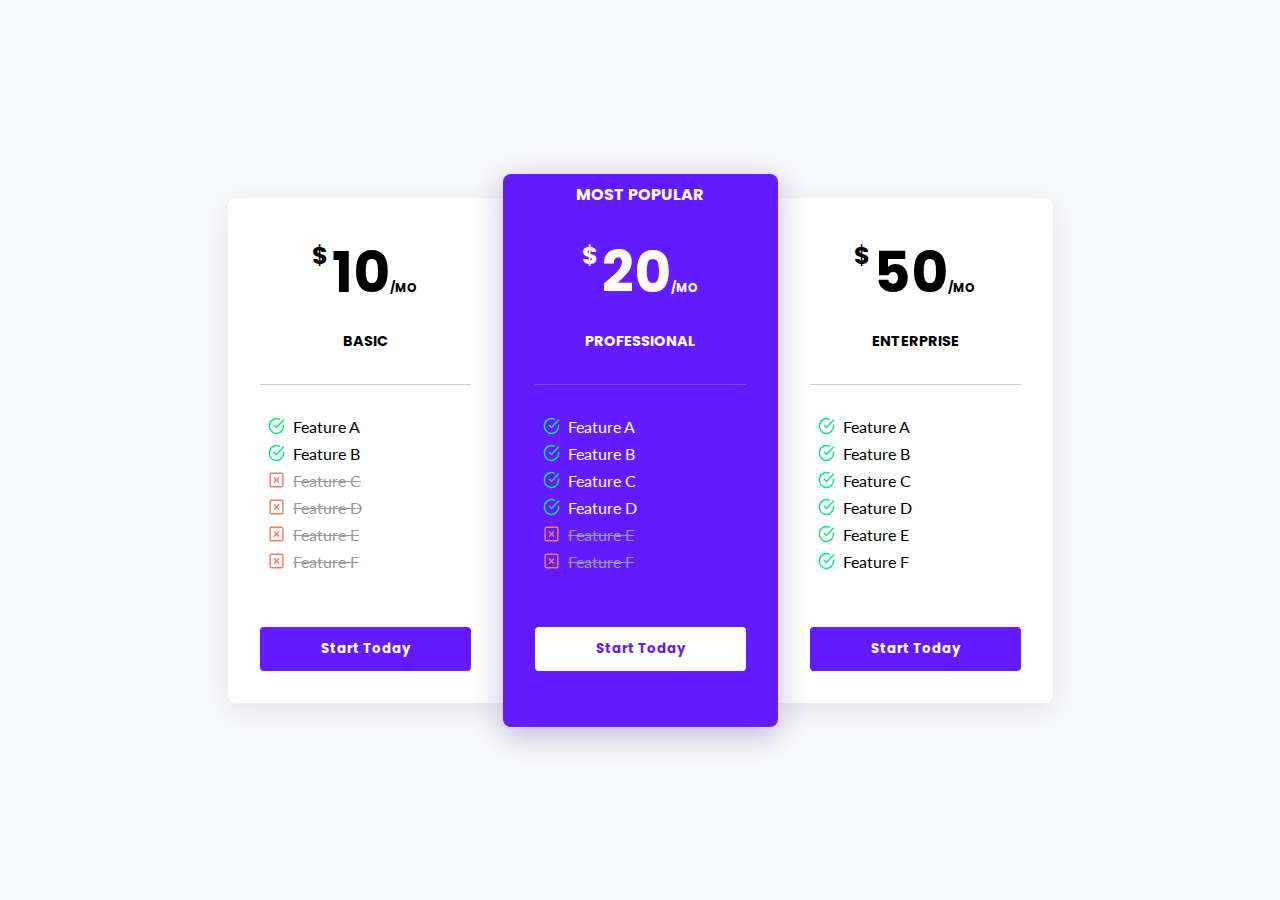
<file: fr02_HTML-CSS-Price-Comparison-Table/index.html>
<!DOCTYPE html>
<html lang="en">
<head>
  <meta charset="UTF-8">
  <meta name="viewport" content="width=device-width, initial-scale=1.0">
  <meta http-equiv="X-UA-Compatible" content="ie=edge">
  <link rel="stylesheet" href="styles.css">
  <link href="https://fonts.googleapis.com/css?family=Lato|Poppins&display=swap" rel="stylesheet">
  <title>Price Comparison Table</title>
</head>
<body>
  <section class="price-comparison">
    <div class="price-column">
      <div class="price-header">
        <div class="price">
          <div class="dollar-sign">$</div>
          10
          <div class="per-month">/mo</div>
        </div>
        <div class="plan-name">Basic</div>
      </div>
      <div class="divider"></div>
      <div class="feature">
        <img src="check-circle.svg">
        Feature A
      </div>
      <div class="feature">
        <img src="check-circle.svg">
        Feature B
      </div>
      <div class="feature inactive">
        <img src="x-square.svg">
        Feature C
      </div>
      <div class="feature inactive">
        <img src="x-square.svg">
        Feature D
      </div>
      <div class="feature inactive">
        <img src="x-square.svg">
        Feature E
      </div>
      <div class="feature inactive">
        <img src="x-square.svg">
        Feature F
      </div>
      <button class="cta">Start Today</button>
    </div>
    <div class="price-column popular">
      <div class="most-popular">Most Popular</div>
      <div class="price-header">
        <div class="price">
          <div class="dollar-sign">$</div>
          20
          <div class="per-month">/mo</div>
        </div>
        <div class="plan-name">Professional</div>
      </div>
      <div class="divider"></div>
      <div class="feature">
        <img src="check-circle.svg">
        Feature A
      </div>
      <div class="feature">
        <img src="check-circle.svg">
        Feature B
      </div>
      <div class="feature">
        <img src="check-circle.svg">
        Feature C
      </div>
      <div class="feature">
        <img src="check-circle.svg">
        Feature D
      </div>
      <div class="feature inactive">
        <img src="x-square.svg">
        Feature E
      </div>
      <div class="feature inactive">
        <img src="x-square.svg">
        Feature F
      </div>
      <button class="cta">Start Today</button>
    </div>
    <div class="price-column">
      <div class="price-header">
        <div class="price">
          <div class="dollar-sign">$</div>
          50
          <div class="per-month">/mo</div>
        </div>
        <div class="plan-name">Enterprise</div>
      </div>
      <div class="divider"></div>
      <div class="feature">
        <img src="check-circle.svg">
        Feature A
      </div>
      <div class="feature">
        <img src="check-circle.svg">
        Feature B
      </div>
      <div class="feature">
        <img src="check-circle.svg">
        Feature C
      </div>
      <div class="feature">
        <img src="check-circle.svg">
        Feature D
      </div>
      <div class="feature">
        <img src="check-circle.svg">
        Feature E
      </div>
      <div class="feature">
        <img src="check-circle.svg">
        Feature F
      </div>
      <button class="cta">Start Today</button>
    </div>
  </section>
</body>
</html>
</file>
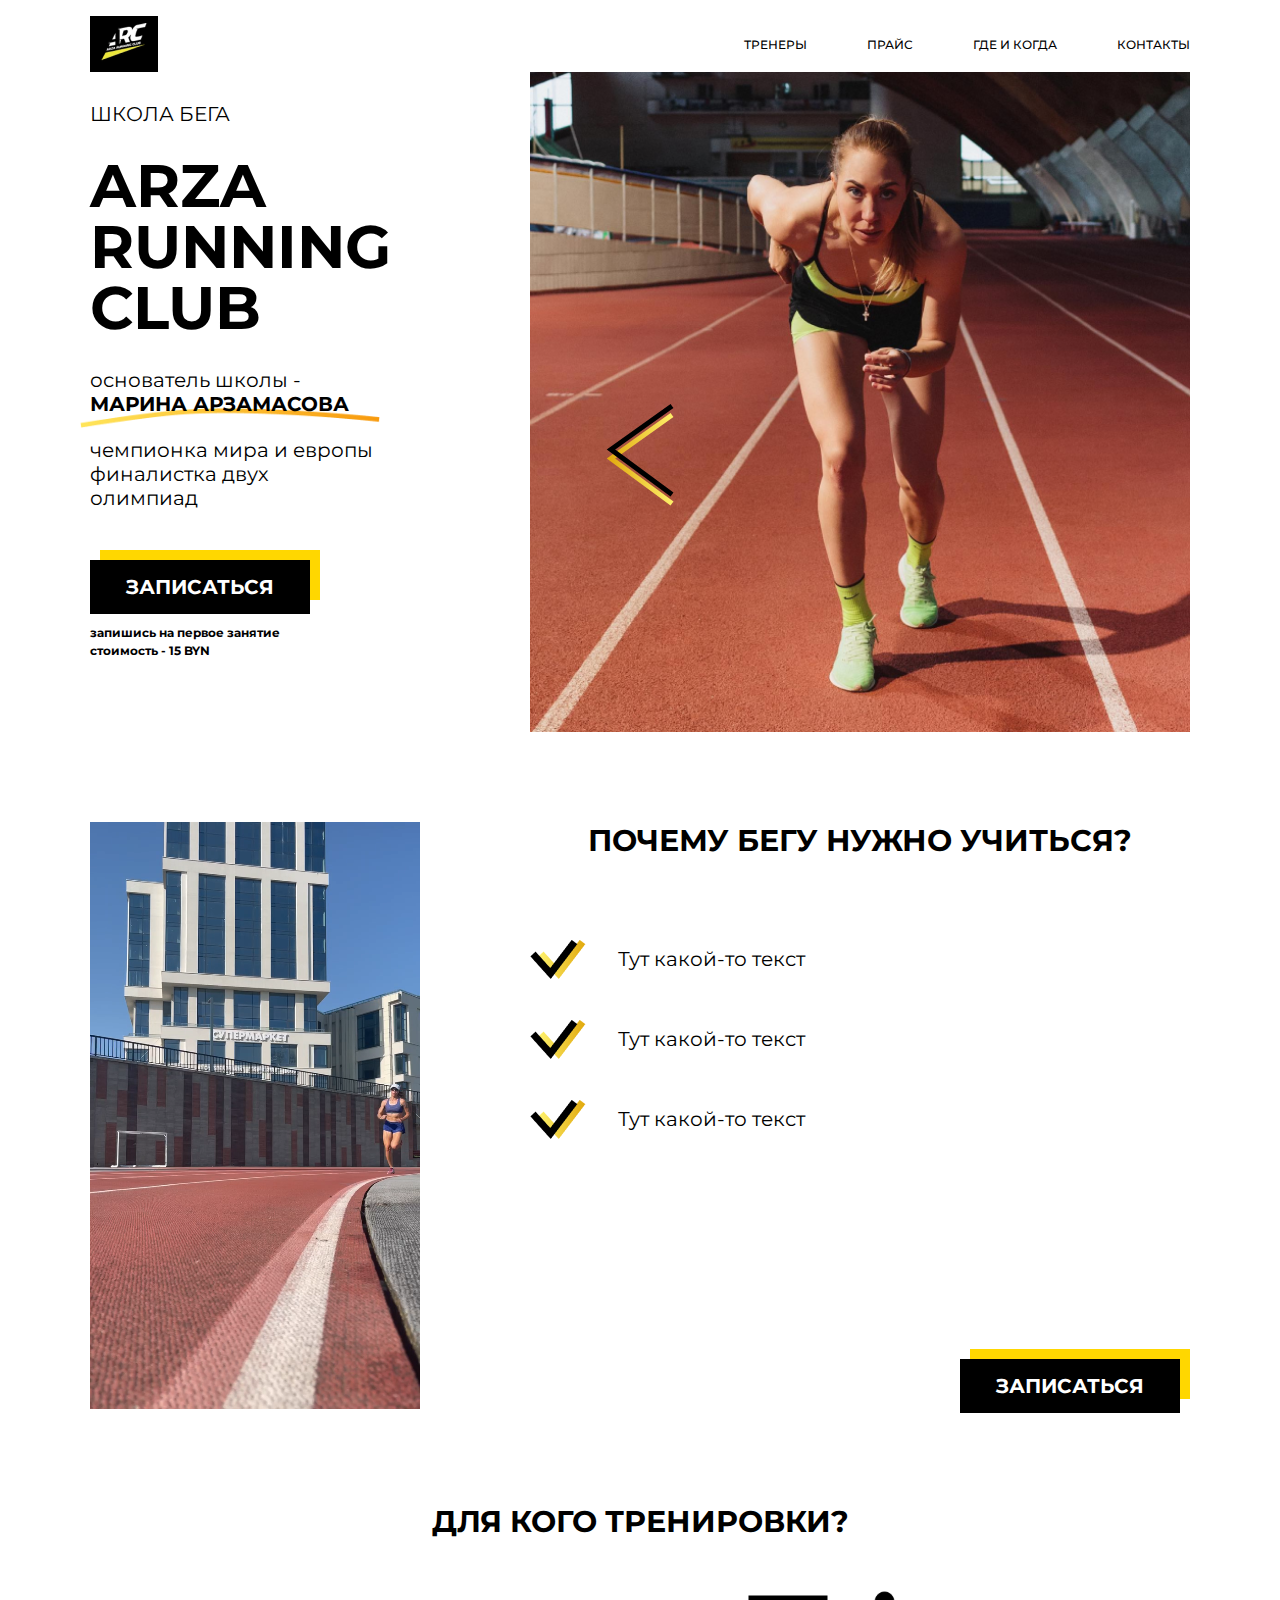
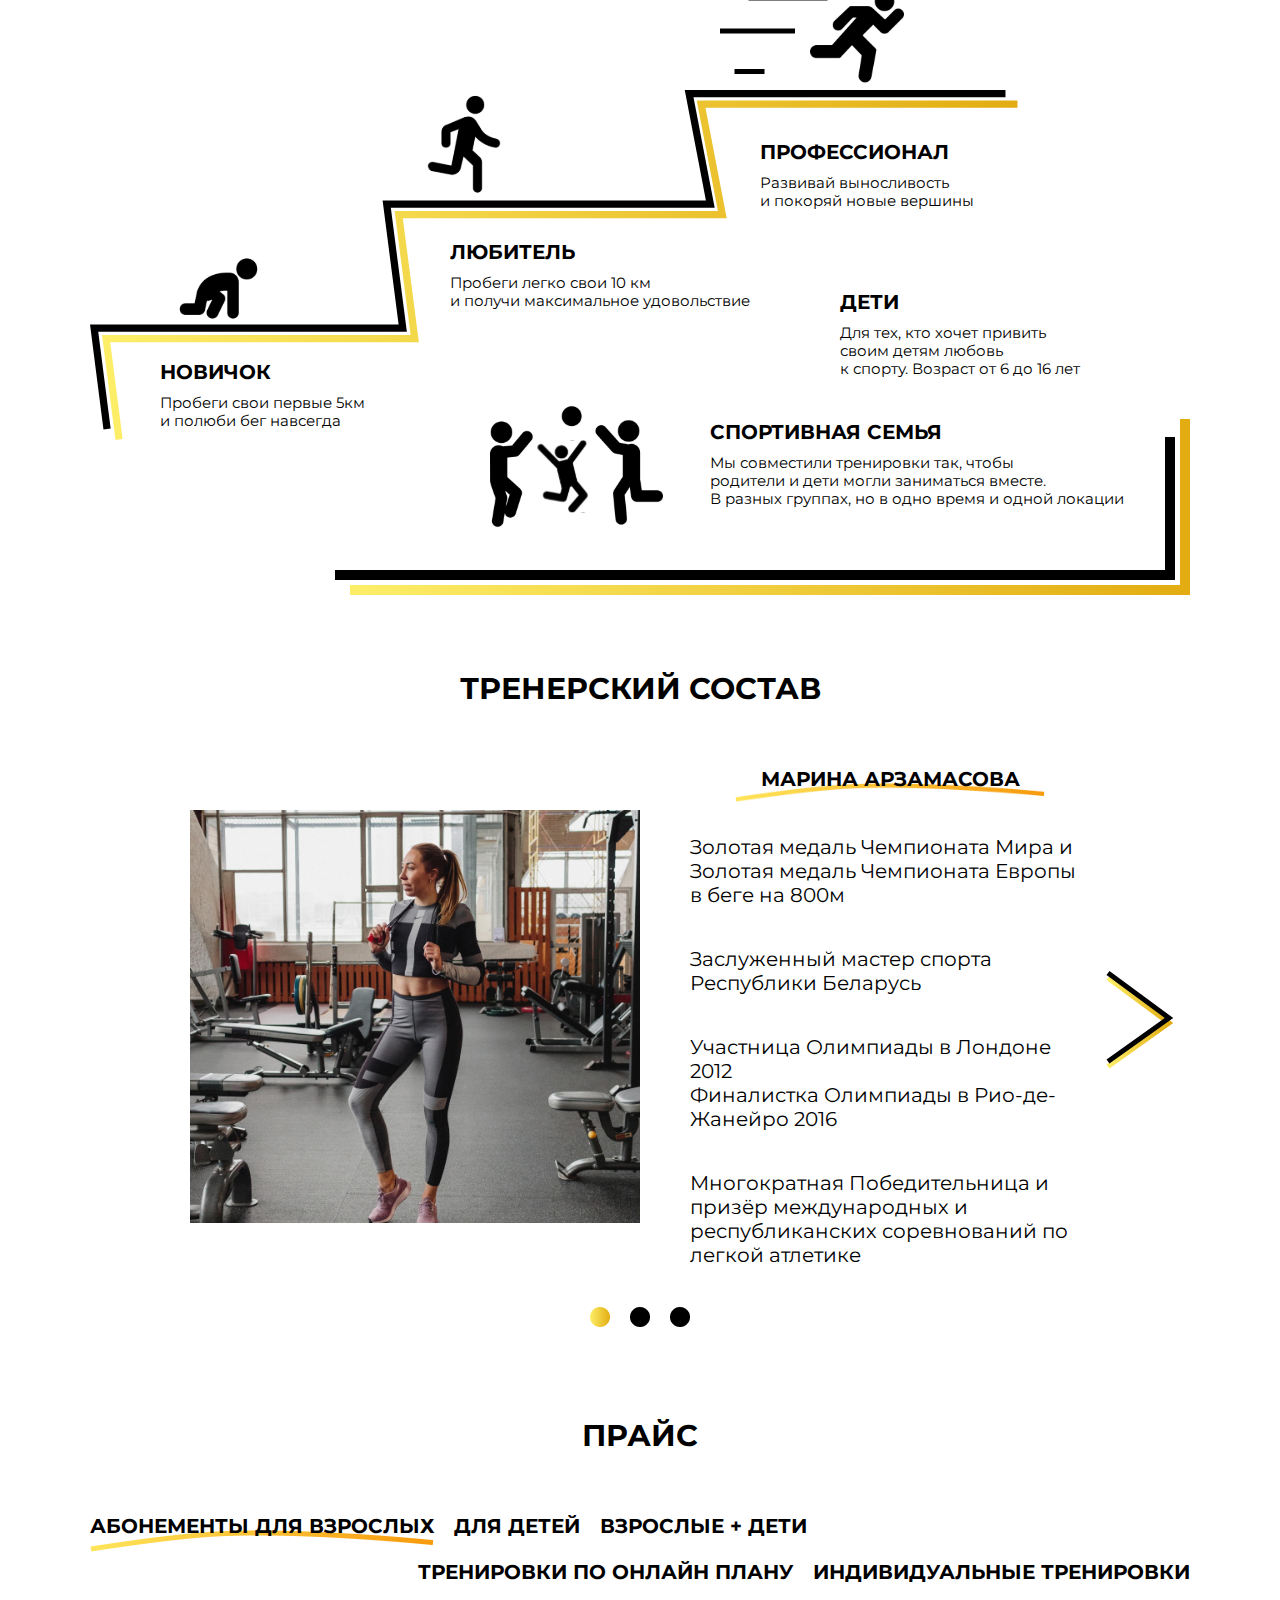
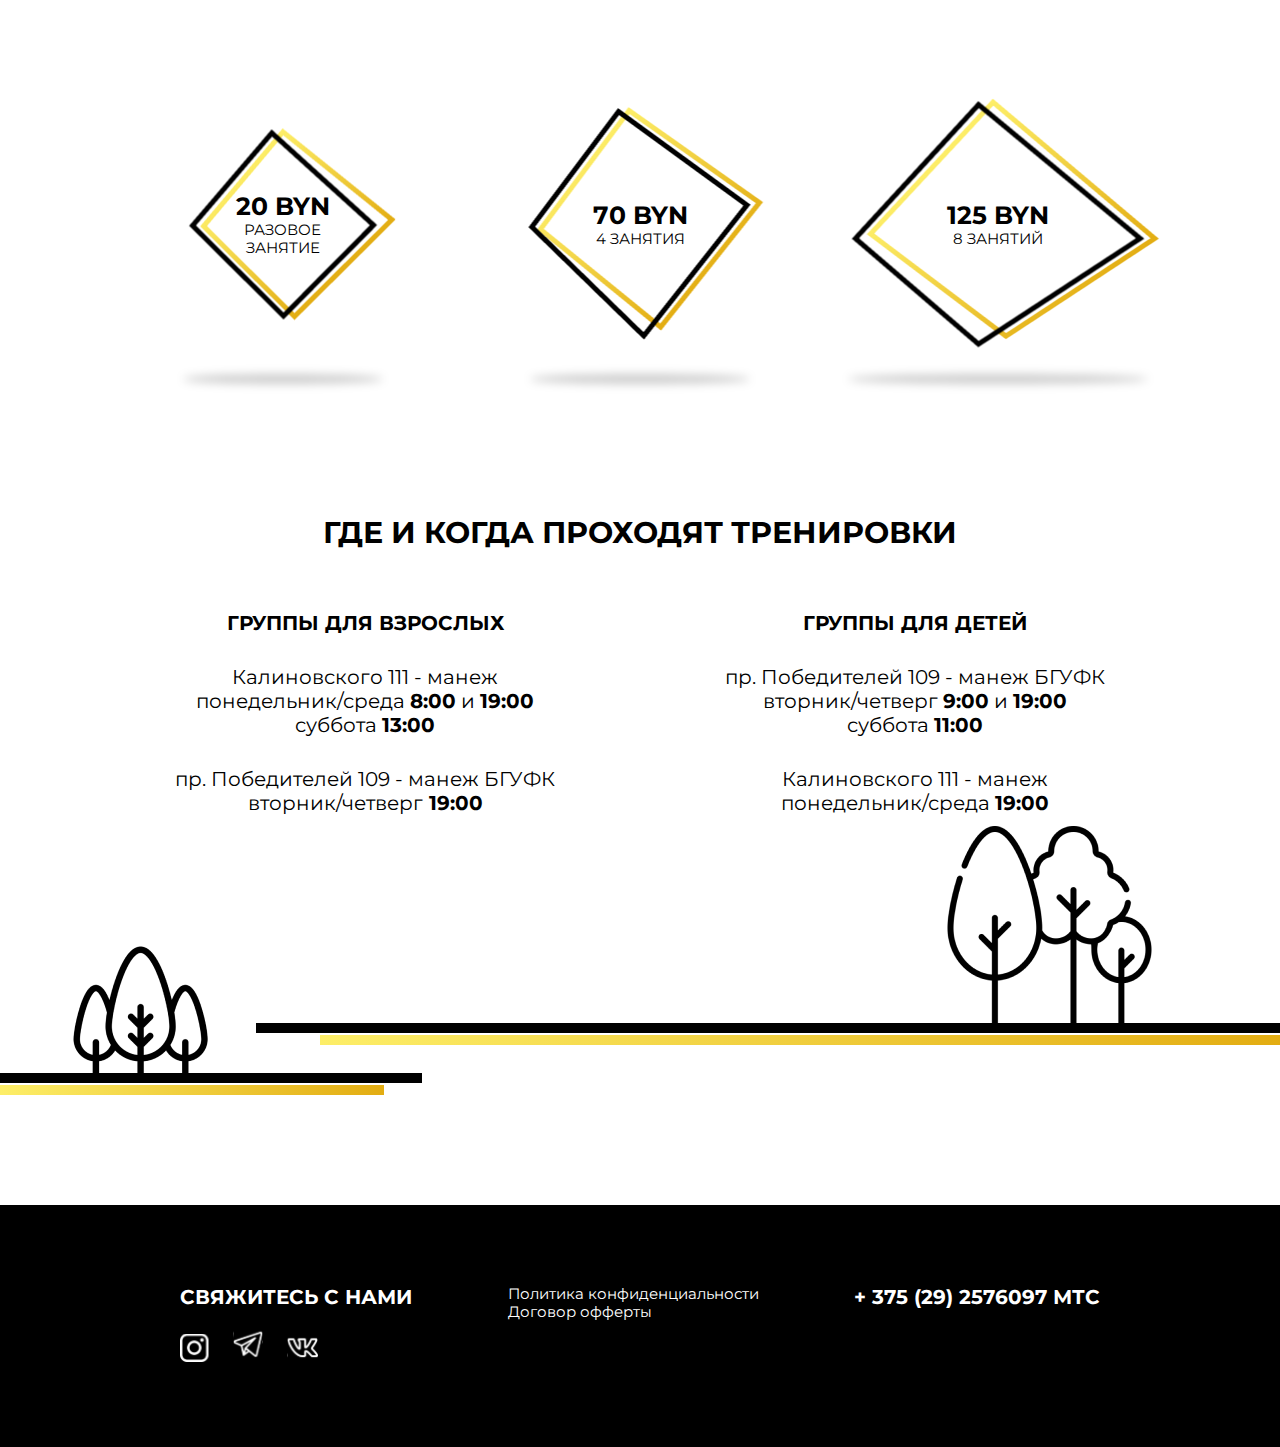
<file: fr06_arza/index.html>
<!DOCTYPE html>
<html lang="en">
<head>
  <meta charset="UTF-8">
  <meta http-equiv="X-UA-Compatible" content="IE=edge">
  <meta name="viewport" content="width=device-width, initial-scale=1.0">
  <link rel="preconnect" href="https://fonts.googleapis.com">
  <link rel="preconnect" href="https://fonts.gstatic.com" crossorigin>
  <link href="https://fonts.googleapis.com/css2?family=Montserrat:wght@400;500;700&display=swap" rel="stylesheet">
  <link rel="stylesheet" href="css/fonts.css">
  <link rel="stylesheet" href="css/styles.css">
  <link rel="stylesheet" href="css/section_why.css">
  <link rel="stylesheet" href="css/section_targets.css">
  <link rel="stylesheet" href="css/section_coaches.css">
  <link rel="stylesheet" href="css/section_prices.css">
  <link rel="stylesheet" href="css/section_venues.css">
  <link rel="stylesheet" href="css/bottom-trees.css">
  <link rel="stylesheet" href="css/footer.css">
  <script type="text/javascript" src="js/scripts.js"></script>
  <title>Arza running club</title>
</head>
<body>
  <div class="full-bleed-container">
    <header class="header">
      <img src="./img/logo.png" alt="">
      <nav>
        <ul class="header__nav">
          <li class="nav__link"><a href="#coaches">Тренеры</a></li>
          <li class="nav__link"><a href="#prices">Прайс</a></li>
          <li class="nav__link"><a href="#venues">Где и когда</a></li>
          <li class="nav__link"><a href="#contacts">Контакты</a></li>
        </ul>
      </nav>
    </header>

    <main class="main">
      <section class="section_main">
        <div class="main__left">
          <div class="main__run_school f-regular f-uppercase">Школа бега</div>
          <h1 class="main__clubname f-header-big">Arza running club</h1>
          <div class="main__founder f-regular">основатель школы -</div>
          <div class="main__founder_name f-header-small">Марина Арзамасова <img src="img/underline.png" class="founder__underline"/></div> 
          <div class="f-regular">чемпионка мира и европы </div>
          <div class="f-regular">финалистка двух <br>олимпиад</div>

          <div class="main__join_button join_button a-soar">
            <div class="join_button__black f-header-small">Записаться</div>
            <div class="join_button__gold"></div>
          </div>

          <div class="main__join_desc f-subscript">
            запишись на первое занятие<br>
            стоимость - 15 BYN
          </div>
        </div>
        <div class="main__right e-shadow">
          <img src="img/main__marina.png" alt="Марина Арзамасова">
        </div>

      </section>

      <section class="section_why">
        <div class="why__left">
          <video class="why__video e-shadow" autoplay loop muted>
            <source src="video/marina.MOV"/>
          </video>
          <!-- <img class="why__video" src="img/why__training_video.png" alt="Видео с тренировки"> -->
        </div>

        <div class="why__right">
          <h2 class="f-header f-center">Почему бегу нужно учиться?</h2>

          <div class="why__items">
            <div class="why__item">
              <div class="item__mark">
                <img class="mark__img" src="img/checkmark_black.png">
                <img class="mark__img mark_gold" src="img/checkmark_gold.png">
              </div>
              <div class="list-item__text f-regular">
                Тут какой-то текст
              </div>
            </div>
            
            <div class="why__item">
              <div class="item__mark">
                <img class="mark__img" src="img/checkmark_black.png">
                <img class="mark__img mark_gold" src="img/checkmark_gold.png">
              </div>
              <div class="list-item__text f-regular">
                Тут какой-то текст
              </div>
            </div>
            
            <div class="why__item">
              <div class="item__mark">
                <img class="mark__img" src="img/checkmark_black.png">
                <img class="mark__img mark_gold" src="img/checkmark_gold.png">
              </div>
              <div class="list-item__text f-regular">
                Тут какой-то текст
              </div>
            </div>
          </div>

          <div class="why__join_button join_button a-soar">
            <div class="join_button__black f-header-small">Записаться</div>
            <div class="join_button__gold"></div>
          </div>
        </div>
      </section>

      <section class="section_targets">
        <h2 class="f-header f-center">Для кого тренировки?</h2>
        <div class="targets__poster">
          <div class="targets__stairs-solo">
            <img src="img/stairs_black.svg" class="stairs-solo__black">
            <img src="img/stairs_gold.svg" class="stairs-solo__gold">
            <img src="img/target__new.svg" class="stairs-solo__img_new">
            <img src="img/target__normal.svg" class="stairs-solo__img_normal">
            <img src="img/target__pro.svg" class="stairs-solo__img_pro">
            <img src="img/target__pro_speeds.svg" class="stairs-solo__img_pro_speeds">
          </div>
          <div class="targets__stairs-family">
            <img src="img/stairs_family_black.svg" class="stairs-family__black">
            <img src="img/stairs_family_gold.svg" class="stairs-family__gold">
            <img src="img/target__family.svg" class="stairs-family__img_family">
          </div>
          
          <div class="target-desc targets__desc_new">
            <h2 class="f-header-small">Новичок</h2>
            <p class="f-regular-medium">Пробеги свои первые 5км<br> и полюби бег навсегда</p>
          </div>
          
          <div class="target-desc targets__desc_normal">
            <h2 class="f-header-small">Любитель</h2>
            <p class="f-regular-medium">Пробеги легко свои 10 км<br> и получи максимальное удовольствие</p>
          </div>
          
          <div class="target-desc targets__desc_pro">
            <h2 class="f-header-small">Профессионал</h2>
            <p class="f-regular-medium">Развивай выносливость <br>и покоряй новые вершины</p>
          </div>
          
          <div class="target-desc targets__desc_children">
            <h2 class="f-header-small">Дети</h2>
            <p class="f-regular-medium">Для тех, кто хочет привить<br> своим детям любовь<br> к спорту. Возраст от 6 до 16 лет</p>
          </div>
          
          <div class="target-desc targets__desc_family">
            <h2 class="f-header-small">Спортивная семья</h2>
            <p class="f-regular-medium">Мы совместили тренировки так, чтобы<br> родители и дети могли заниматься вместе.<br> В разных группах, но в одно время и одной локации</p>
          </div>
        </div>
      </section>

      <section id="coaches" class="section_coaches">
        <h2 class="f-header f-center">Тренерский состав</h2>

        <div class="coaches__carousel">
          <div class="carousel__button carousel__left a-soar" data-carousel_button="prev">
            <img class="carousel__left_gold" src="img/carousel__left_gold.svg"/>
            <img class="carousel__left_black" src="img/carousel__left_black.svg"/>
          </div>
          <div class="carousel__content">
            <div class="carousel__item" data-active>
              <div class="coach__photo e-shadow">
                <img class="coach__img" src="img/coach__marina.png" alt="Марина Арзамасова">
              </div>
              <div class="coach__desc">
                <div class="f-header-small coach__name">Марина Арзамасова<img src="img/underline.png" class="coach__underline"/></div>
                <p class="f-regular">Золотая медаль Чемпионата Мира и Золотая медаль Чемпионата Европы в беге на 800м</p>
                <p class="f-regular">Заслуженный мастер спорта Республики Беларусь</p>
                <p class="f-regular">
                  Участница Олимпиады в Лондоне 2012<br>
                  Финалистка Олимпиады в Рио-де-Жанейро 2016
                </p>
                <p class="f-regular">Многократная Победительница и призёр международных и республиканских соревнований по легкой атлетике</p>
              </div>
            </div>

            <div class="carousel__item">
              <div class="coach__photo e-shadow">
                <img class="coach__img" src="img/coach__veronika.png" alt="Марина Арзамасова">
              </div>
              <div class="coach__desc">
                <div class="f-header-small coach__name">Вероника Сенько<img src="img/underline.png" class="coach__underline"/></div>
                <p class="f-regular">Золотая медаль Чемпионата Мира и Золотая медаль Чемпионата Европы в беге на 800м</p>
                <p class="f-regular">Заслуженный мастер спорта Республики Беларусь</p>
                <p class="f-regular">
                  Участница Олимпиады в Лондоне 2012<br>
                  Финалистка Олимпиады в Рио-де-Жанейро 2016
                </p>
                <p class="f-regular">Многократная Победительница и призёр международных и республиканских соревнований по легкой атлетике</p>
              </div>
            </div>
            
            <div class="carousel__item">
              <div class="coach__photo e-shadow">
                <img class="coach__img" src="img/ilya.jfif" alt="Марина Арзамасова">
              </div>
              <div class="coach__desc">
                <div class="f-header-small coach__name">Илья Арзамасов<img src="img/underline.png" class="coach__underline"/></div>
                <p class="f-regular">Золотая медаль Чемпионата Мира и Золотая медаль Чемпионата Европы в беге на 800м</p>
                <p class="f-regular">Заслуженный мастер спорта Республики Беларусь</p>
                <p class="f-regular">
                  Участница Олимпиады в Лондоне 2012<br>
                  Финалистка Олимпиады в Рио-де-Жанейро 2016
                </p>
                <p class="f-regular">Многократная Победительница и призёр международных и республиканских соревнований по легкой атлетике</p>
              </div>
            </div>
          </div>
          <div class="carousel__button carousel__right a-soar" data-carousel_button="next">
            <img class="carousel__right_gold" src="img/carousel__right_gold.svg"/>
            <img class="carousel__right_black" src="img/carousel__right_black.svg"/>
          </div>

          <div class="carousel__dots">
            <img class="carousel__dot" src="img/carousel__dot_gold.png"/>
            <img class="carousel__dot" src="img/carousel__dot_black.png"/>
            <img class="carousel__dot" src="img/carousel__dot_black.png"/>
          </div>
        </div>
          
      </section>

      <section id="prices" class="section_prices">
        <h2 class="f-header f-center">Прайс</h2>
        <ul class="prices__navigation">
          <li class="prices__option prices__option_left f-header-small">Абонементы для взрослых<img src="img/underline.png" class="prices__underline"/></li>
          <li class="prices__option prices__option_left f-header-small">Для детей</li>
          <li class="prices__option prices__option_left f-header-small">Взрослые + дети</li>
          <div class="prices__navigation_clear"></div>
          <li class="prices__option prices__option_right f-header-small">Индивидуальные тренировки</li>
          <li class="prices__option prices__option_right f-header-small">Тренировки по онлайн плану</li>
          <div class="prices__navigation_clear"></div>
        </ul>

        <div class="prices__values-container">
          <div class="price__value price_value_small">
            <div class="a-soar full-height">
              <img src="img/price_small_black.png" class="price-small__border_black">
              <img src="img/price_small_gold.png" class="price-small__border_gold">
              <div class="price-text">
                <h3 class="f-header-medium">20 BYN</h3>
                <p class="f-regular-medium f-uppercase">Разовое занятие</p>
              </div>
            </div>
            <div class="shadow shadow-small"></div>
          </div>

          <div class="price__value price_value_medium">
            <div class="a-soar a-delay full-height">
              <img src="img/price_medium_black.png" class="price-medium__border_black">
              <img src="img/price_medium_gold.png" class="price-medium__border_gold">
              <div class="price-text">
              <h3 class="f-header-medium">70 BYN</h3>
              <p class="f-regular-medium f-uppercase">4 занятия</p>
              </div>
            </div>
            <div class="shadow shadow-medium"></div>
          </div>
  
          <div class="price__value price_value_big">
            <div class="a-soar full-height">
              <img src="img/price_big_black.png" class="price-big__border_black">
              <img src="img/price_big_gold.png" class="price-big__border_gold">
              <div class="price-text">
              <h3 class="f-header-medium">125 BYN</h3>
              <p class="f-regular-medium f-uppercase">8 занятий</p>
              </div>
            </div>
            <div class="shadow shadow-big"></div>
          </div>

        </div>
      </section>

      <section id="venues" class="section_venues">
        <h2 class="f-header f-center">Где и когда проходят тренировки</h2>
        <div class="venue__options">
          <h3 class="f-header-small f-center">Группы для взрослых</h3>
          <h3 class="f-header-small f-center">Группы для детей</h3>
          <p class="f-regular f-center">Калиновского 111 - манеж<br>понедельник/среда <span class="f-bold">8:00</span> и <span class="f-bold">19:00</span><br>суббота <span class="f-bold">13:00</span></p>
          <p class="f-regular f-center">пр. Победителей 109 - манеж БГУФК<br>вторник/четверг <span class="f-bold">9:00</span> и <span class="f-bold">19:00</span><br>суббота <span class="f-bold">11:00</span></p>
        
          <p class="f-regular f-center">пр. Победителей 109 - манеж БГУФК<br> вторник/четверг<span class="f-bold"> 19:00</span></p>
          <p class="f-regular f-center">Калиновского 111 - манеж <br> понедельник/среда <span class="f-bold"> 19:00</span></p>
        </div>
      </section>
    </main>

    <div class="bottom-trees">
      <div class="tree-left bottom-tree_left">
        <img class="tree-left__img" src="img/bottom__trees_left.png">
        <div class="tree-left__black"></div>
        <div class="tree-left__gold"></div>
      </div>
      <div class="tree-right bottom-tree_right">
        <img class="tree-right__img" src="img/bottom__trees_right.png">
        <div class="tree-right__black"></div>
        <div class="tree-right__gold"></div>
      </div>
    </div>

    <footer id="contacts" class="footer">
      <div class="footer__contacts">
        <div class="contacts__desc f-header-small">Свяжитесь с нами</div>
        <div class="contacts__socials">
          <img src="img/socials__inst.svg" alt="instagram" class="socials_inst">
          <img src="img/socials__tg.svg" alt="telegram" class="socials_inst">
          <img src="img/socials__vk.svg" alt="vk" class="socials_inst">
        </div>
      </div>
      <div class="footer__legal">
        <ul class="no_list">
          <li><a href="" class="f-regular-medium f-white">Политика конфиденциальности</a></li>
          <li><a href="" class="f-regular-medium f-white">Договор офферты</a></li>
        </ul>
      </div>
      <div class="footer__phone f-header-small">
        + 375 (29) 2576097 МТС
      </div>
    </footer>
  </div>
</body>
</html>
</file>
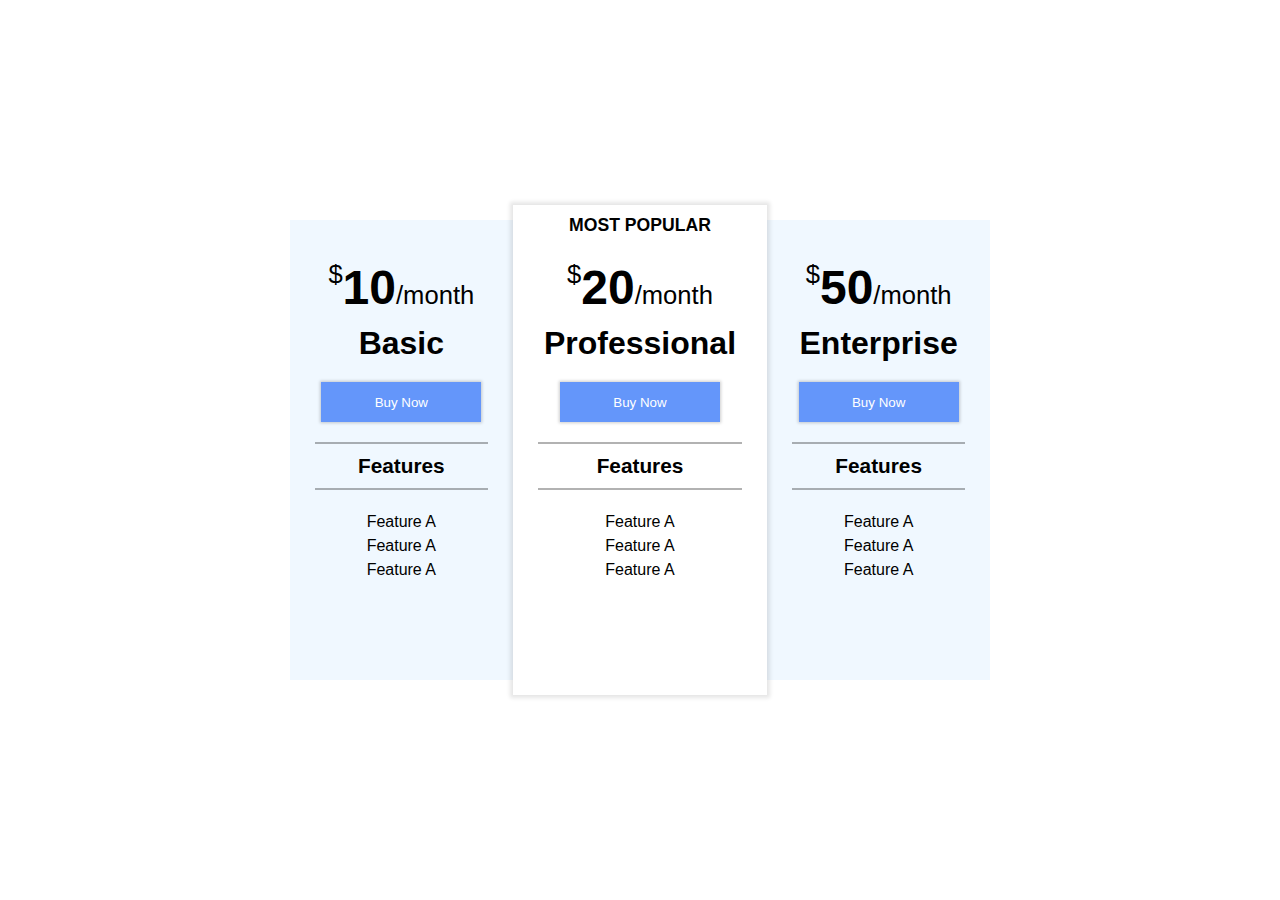
<file: fr01_HTML-CSS-Price-Comparison-Table/do/index.html>
<!-- 46 minutes -->
<!DOCTYPE html>
<html lang="en">
<head>
  <meta charset="UTF-8">
  <meta http-equiv="X-UA-Compatible" content="IE=edge">
  <meta name="viewport" content="width=device-width, initial-scale=1.0">
  <title>Pricing page</title>
  <link rel="stylesheet" href="styles.css">
</head>
<body>
  <main>
    <div class="price-container">
      <div class="plate">
        <p class="price-amount">10</p>
        <h1 class="plate-type">Basic</h1>
        <button class="btn-buy">Buy Now</button>
        <h2 class="features">Features</h2>
        <ul class="features-list">
          <li>Feature A</li>
          <li>Feature A</li>
          <li>Feature A</li>
        </ul>
      </div>

      <div class="plate plate-selected">
        <p class="most-popular">Most popular</p>
        <p class="price-amount">20</p>
        <h1 class="plate-type">Professional</h1>
        <button class="btn-buy">Buy Now</button>
        <h2 class="features">Features</h2>
        <ul class="features-list">
          <li>Feature A</li>
          <li>Feature A</li>
          <li>Feature A</li>
        </ul>
      </div>

      <div class="plate">
        <p class="price-amount">50</p>
        <h1 class="plate-type">Enterprise</h1>
        <button class="btn-buy">Buy Now</button>
        <h2 class="features">Features</h2>
        <ul class="features-list">
          <li>Feature A</li>
          <li>Feature A</li>
          <li>Feature A</li>
        </ul>
      </div>
    </div>
  </main>
</body>
</html>
</file>
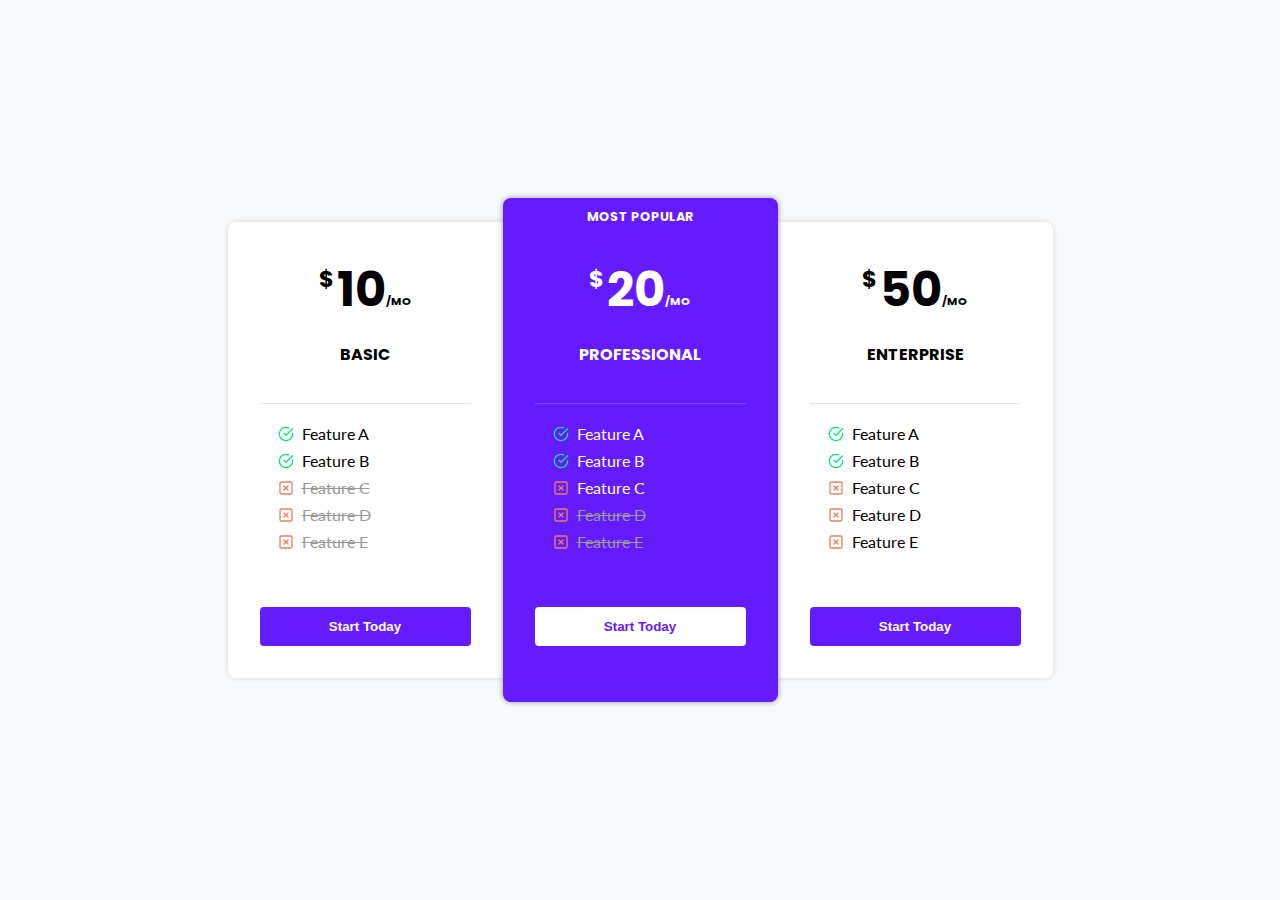
<file: fr01_HTML-CSS-Price-Comparison-Table/redo/index.html>
<!-- Time: 54min -->
<!DOCTYPE html>
<html lang="en">
<head>
  <meta charset="UTF-8">
  <meta name="viewport" content="width=device-width, initial-scale=1.0">
  <meta http-equiv="X-UA-Compatible" content="ie=edge">
  <link rel="stylesheet" href="styles.css">
  <link rel="stylesheet" href="https://fonts.googleapis.com/css?family=Lato|Poppins">
  <title>Price Comparison Table</title>
</head>
<body>
  <section class="price-table">
    <div class="price-column">
      <div class="price-header">
        <div class="price">
          <div class="price-currency">$</div>
          10
          <div class="price-period">/mo</div>
        </div>
        <div class="price-plan">Basic</div>
      </div>
      <div class="divider"></div>
      <div class="price-features">
        <div class="price-feature">
          <img src="assets/check-circle.svg" alt="yes">
          Feature A
        </div>
        <div class="price-feature">
          <img src="assets/check-circle.svg" alt="yes">
          Feature B
        </div>
        <div class="price-feature inactive">
          <img src="assets/x-square.svg" alt="no">
          Feature C
        </div>
        <div class="price-feature inactive">
          <img src="assets/x-square.svg" alt="no">
          Feature D
        </div>
        <div class="price-feature inactive">
          <img src="assets/x-square.svg" alt="no">
          Feature E
        </div>
      </div>
      <button class="price-button">Start Today</button>
    </div>

    <div class="price-column popular">
      <div class="price-header">
        <div class="popular-sign">Most popular</div>
        <div class="price">
          <div class="price-currency">$</div>
          20
          <div class="price-period">/mo</div>
        </div>
        <div class="price-plan">Professional</div>
      </div>
      <div class="divider"></div>
      <div class="price-features">
        <div class="price-feature">
          <img src="assets/check-circle.svg" alt="yes">
          Feature A
        </div>
        <div class="price-feature">
          <img src="assets/check-circle.svg" alt="yes">
          Feature B
        </div>
        <div class="price-feature">
          <img src="assets/x-square.svg" alt="no">
          Feature C
        </div>
        <div class="price-feature inactive">
          <img src="assets/x-square.svg" alt="no">
          Feature D
        </div>
        <div class="price-feature inactive">
          <img src="assets/x-square.svg" alt="no">
          Feature E
        </div>
      </div>
      <button class="price-button">Start Today</button>
    </div>

    <div class="price-column">
      <div class="price-header">
        <div class="price">
          <div class="price-currency">$</div>
          50
          <div class="price-period">/mo</div>
        </div>
        <div class="price-plan">Enterprise</div>
      </div>
      <div class="divider"></div>
      <div class="price-features">
        <div class="price-feature">
          <img src="assets/check-circle.svg" alt="yes">
          Feature A
        </div>
        <div class="price-feature">
          <img src="assets/check-circle.svg" alt="yes">
          Feature B
        </div>
        <div class="price-feature">
          <img src="assets/x-square.svg" alt="no">
          Feature C
        </div>
        <div class="price-feature">
          <img src="assets/x-square.svg" alt="no">
          Feature D
        </div>
        <div class="price-feature">
          <img src="assets/x-square.svg" alt="no">
          Feature E
        </div>
      </div>
      <button class="price-button">Start Today</button>
    </div>
  </section>
</body>
</html>
</file>
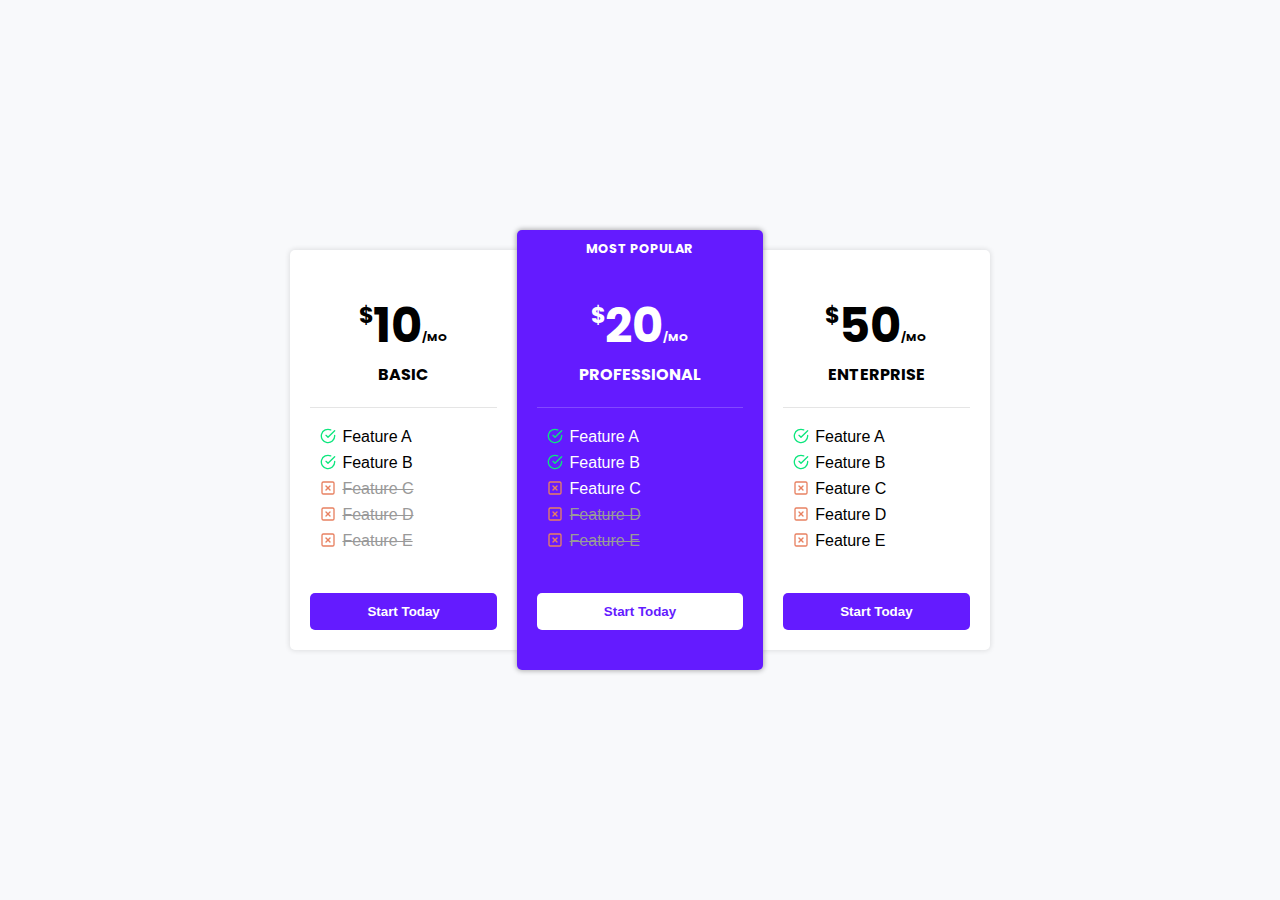
<file: fr02_HTML-CSS-Price-Comparison-Table/redo/index.html>
<!-- Time: 54min -->
<!DOCTYPE html>
<html lang="en">
<head>
  <meta charset="UTF-8">
  <meta http-equiv="X-UA-Compatible" content="IE=edge">
  <meta name="viewport" content="width=device-width, initial-scale=1.0">
  <title>Price Comparison Table</title>
  <link rel="stylesheet" href="styles.css">
  <link rel="stylesheet" href="https://fonts.googleapis.com/css?family=Poppins|Lao">
</head>
<body>
  <section class="price-table">
    <div class="price-column">
      <div class="price-header">
        <div class="price">
          <div class="price-currency">$</div>
          10
          <div class="price-period">/mo</div>
        </div>
        <div class="price-plan">Basic</div>
      </div>
      <div class="divider"></div>
      <div class="price-features">
        <div class="price-feature">
          <img src="assets/check-circle.svg" alt="yes">
          Feature A
        </div>
        <div class="price-feature">
          <img src="assets/check-circle.svg" alt="yes">
          Feature B
        </div>
        <div class="price-feature inactive">
          <img src="assets/x-square.svg" alt="no">
          Feature C
        </div>
        <div class="price-feature inactive">
          <img src="assets/x-square.svg" alt="no">
          Feature D
        </div>
        <div class="price-feature inactive">
          <img src="assets/x-square.svg" alt="no">
          Feature E
        </div>
      </div>
      <button class="price-button">Start Today</button>
    </div>

    <div class="price-column popular">
      <div class="price-header">
        <div class="popular-sign">Most popular</div>
        <div class="price">
          <div class="price-currency">$</div>
          20
          <div class="price-period">/mo</div>
        </div>
        <div class="price-plan">Professional</div>
      </div>
      <div class="divider"></div>
      <div class="price-features">
        <div class="price-feature">
          <img src="assets/check-circle.svg" alt="yes">
          Feature A
        </div>
        <div class="price-feature">
          <img src="assets/check-circle.svg" alt="yes">
          Feature B
        </div>
        <div class="price-feature">
          <img src="assets/x-square.svg" alt="no">
          Feature C
        </div>
        <div class="price-feature inactive">
          <img src="assets/x-square.svg" alt="no">
          Feature D
        </div>
        <div class="price-feature inactive">
          <img src="assets/x-square.svg" alt="no">
          Feature E
        </div>
      </div>
      <button class="price-button">Start Today</button>
    </div>

    <div class="price-column">
      <div class="price-header">
        <div class="price">
          <div class="price-currency">$</div>
          50
          <div class="price-period">/mo</div>
        </div>
        <div class="price-plan">Enterprise</div>
      </div>
      <div class="divider"></div>
      <div class="price-features">
        <div class="price-feature">
          <img src="assets/check-circle.svg" alt="yes">
          Feature A
        </div>
        <div class="price-feature">
          <img src="assets/check-circle.svg" alt="yes">
          Feature B
        </div>
        <div class="price-feature">
          <img src="assets/x-square.svg" alt="no">
          Feature C
        </div>
        <div class="price-feature">
          <img src="assets/x-square.svg" alt="no">
          Feature D
        </div>
        <div class="price-feature">
          <img src="assets/x-square.svg" alt="no">
          Feature E
        </div>
      </div>
      <button class="price-button">Start Today</button>
    </div>
  </section>
</body>
</html>
</file>
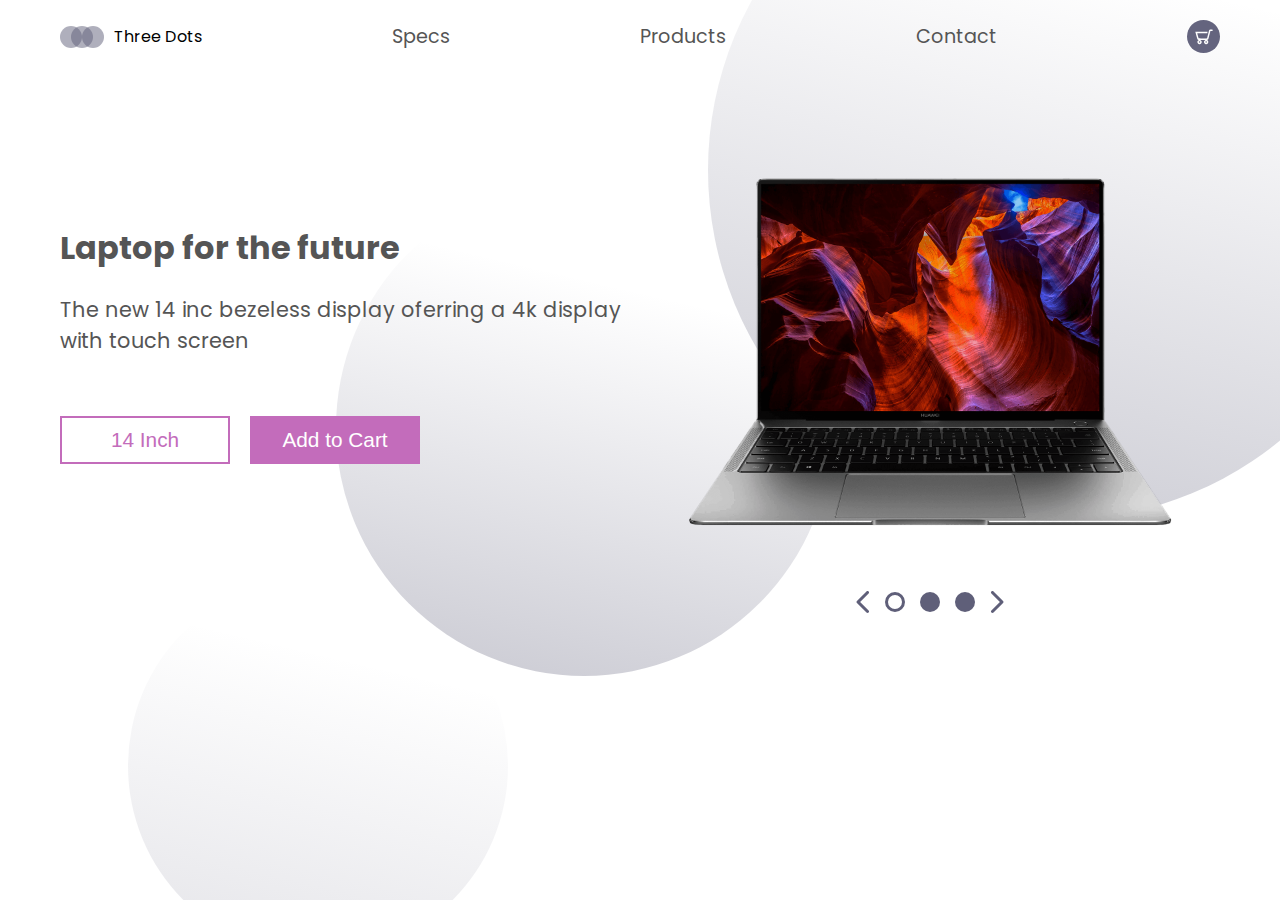
<file: fr02_laptop_landing/do/index.html>
<!-- time: 49min -->
<!DOCTYPE html>
<html lang="en">
<head>
  <meta charset="UTF-8">
  <meta http-equiv="X-UA-Compatible" content="IE=edge">
  <meta name="viewport" content="width=device-width, initial-scale=1.0">
  <link href='https://fonts.googleapis.com/css?family=Poppins' rel='stylesheet'>
  <link rel="stylesheet" href="style.css">
  <title>Laptop Landing page</title>
</head>
<body>
  <header>
    <span class="logo">
      <img src="img/logo.svg" alt="logo">
      Three Dots
    </span>

    <nav class="nav">
      <span class="nav-link"><a href="#">Specs</a></span>
      <span class="nav-link"><a href="#">Products</a></span>
      <span class="nav-link"><a href="#">Contact</a></span>
    </nav>
    
    <img class="shopping-cart" src="img/cart.svg" alt="shopping-cart">
  </header>
  <main>
    <div class="adv">
      <h1 class="heading">Laptop for the future</h1>
      <p class="description">The new 14 inc bezeless display oferring a 4k display with touch screen</p>
      <div class="button-container">
        <button class="button white">14 Inch</button>
        <button class="button pink">Add to Cart</button>
      </div>
    </div>
    <div class="image-container">
      <img class="image" src="img/matebook.png" alt="matebook">
      <div class="dots">
        <img src="img/arrow-left.svg" alt="left">
        <img src="img/dot.svg" alt="current page">
        <img src="img/dot-full.svg" alt="page">
        <img src="img/dot-full.svg" alt="page">
        <img src="img/arrow-right.svg" alt="right">
      </div>
    </div>
    <img class="big-eclipse" src="img/mid-eclipse.svg" alt="">
    <img class="mid-eclipse" src="img/mid-eclipse.svg" alt="">
    <img class="small-eclipse" src="img/small-eclipse.svg" alt="">

  </main>
</body>
</html>
</file>
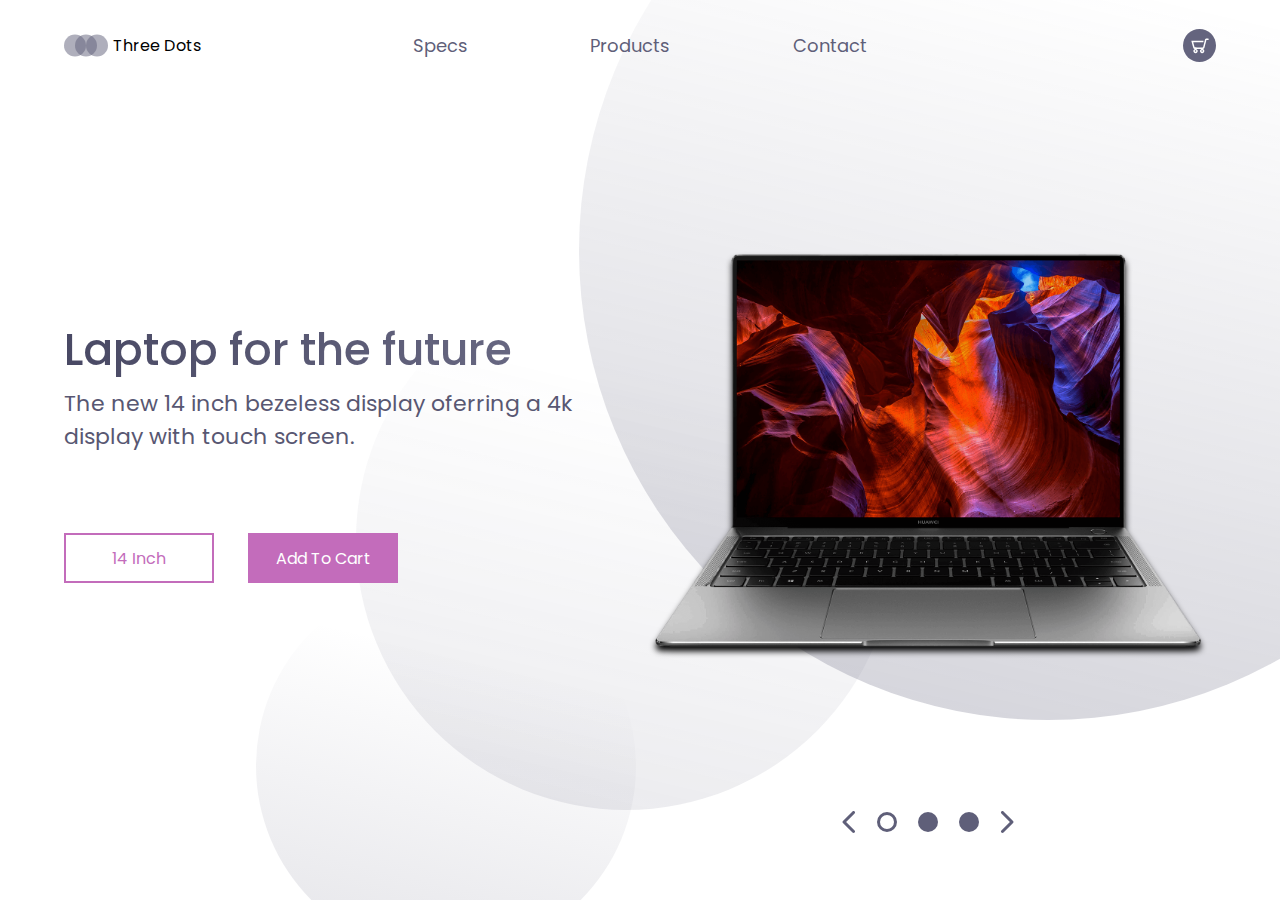
<file: fr02_laptop_landing/orig/index.html>
<!DOCTYPE html>
<html lang="en">
	<head>
		<meta charset="UTF-8" />
		<meta name="viewport" content="width=device-width, initial-scale=1.0" />
		<meta http-equiv="X-UA-Compatible" content="ie=edge" />
		<link
			href="https://fonts.googleapis.com/css?family=Poppins:400,500&display=swap"
			rel="stylesheet"
		/>
		<link rel="stylesheet" href="./style.css" />
		<title>Landing Page</title>
	</head>
	<body>
		<header>
			<div class="logo-container">
				<img src="./img/logo.svg" alt="logo" />
				<h4 class="logo">Three Dots</h4>
			</div>
			<nav>
				<ul class="nav-links">
					<li><a class="nav-link" href="#">Specs</a></li>
					<li><a class="nav-link" href="#">Products</a></li>
					<li><a class="nav-link" href="#">Contact</a></li>
				</ul>
			</nav>
			<div class="cart">
				<img src="./img/cart.svg" alt="cart" />
			</div>
		</header>

		<main>
			<section class="presentation">
				<div class="introduction">
					<div class="intro-text">
						<h1>Laptop for the future</h1>
						<p>
							The new 14 inch bezeless display oferring a 4k
							display with touch screen.
						</p>
					</div>
					<div class="cta">
						<button class="cta-select">14 Inch</button>
						<button class="cta-add">Add To Cart</button>
					</div>
				</div>
				<div class="cover">
					<img src="./img/matebook.png" alt="matebook" />
				</div>
			</section>

			<div class="laptop-select">
				<img src="./img/arrow-left.svg" alt="" />
				<img src="./img/dot.svg" alt="" />
				<img src="./img/dot-full.svg" alt="" />
				<img src="./img/dot-full.svg" alt="" />
				<img src="./img/arrow-right.svg" alt="" />
			</div>

			<img class="big-circle" src="./img/big-eclipse.svg" alt="" />
			<img class="medium-circle" src="./img/mid-eclipse.svg" alt="" />
			<img class="small-circle" src="./img/small-eclipse.svg" alt="" />
		</main>
	</body>
</html>
</file>
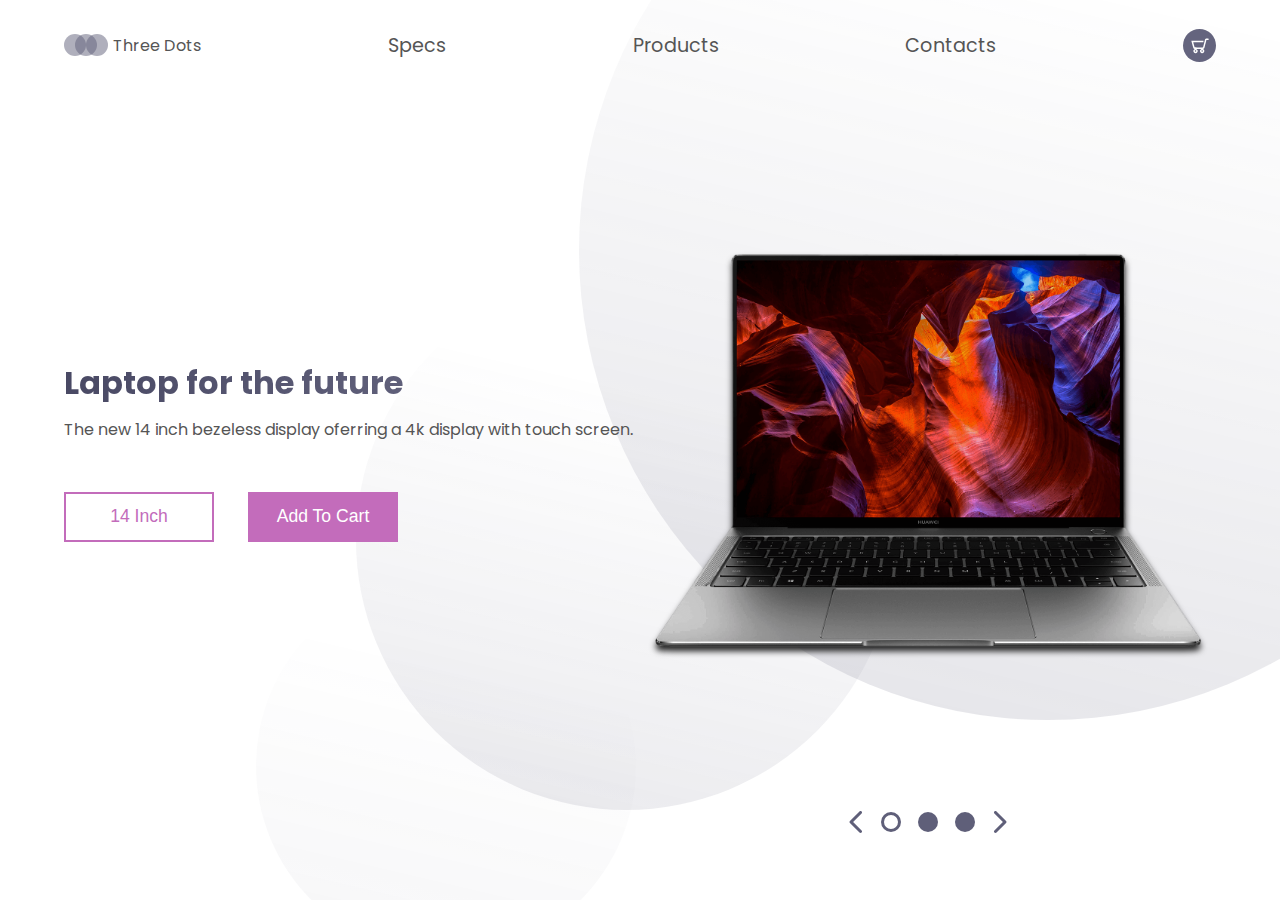
<file: fr02_laptop_landing/redo/index.html>
<!DOCTYPE html>
<html lang="en">
<head>
  <meta charset="UTF-8">
  <meta http-equiv="X-UA-Compatible" content="IE=edge">
  <meta name="viewport" content="width=device-width, initial-scale=1.0">
  <link rel="stylesheet" href="styles.css">
  <link rel="preconnect" href="https://fonts.googleapis.com">
  <link rel="preconnect" href="https://fonts.gstatic.com" crossorigin>
  <link href="https://fonts.googleapis.com/css2?family=Poppins&display=swap" rel="stylesheet">
  <title>Laptop Landing</title>
</head>
<body>
  <header>
    <div class="logo-container">
      <img src="img/logo.svg" alt="logo">
      <span>Three Dots</span>
    </div>
    <nav class="nav">
      <ul class="nav-list">
        <li><a href="#" class="nav-link">Specs</a></li>
        <li><a href="#" class="nav-link">Products</a></li>
        <li><a href="#" class="nav-link">Contacts</a></li>
      </ul>
    </nav>
    <div class="cart">
      <img src="img/cart.svg" alt="cart">
    </div>
  </header>
  <main>
    <div class="presentation">
      <div class="intro">
        <div class="desc">
          <div class="desc-text">
            <h1 class="desc-heading">Laptop for the future</h1>
            <p class="desc-paragraph">The new 14 inch bezeless display oferring a 4k display with touch screen.
            </p>
          </div>
          <div class="desc-cta">
            <button class="cta-select">14 Inch</button>
            <button class="cta-add">Add To Cart</button>
          </div>
        </div>
      </div>
      <div class="cover">
        <img class="matebook" src="img/matebook.png" alt="matebook">
      </div>
    </div>

    <div class="dots">
      <img src="img/arrow-left.svg" alt="">
      <img src="img/dot.svg" alt="">
      <img src="img/dot-full.svg" alt="">
      <img src="img/dot-full.svg" alt="">
      <img src="img/arrow-right.svg" alt="">
    </div>

    <img src="img/big-eclipse.svg" alt="" class="big-circle">
    <img src="img/mid-eclipse.svg" alt="" class="mid-circle">
    <img src="img/small-eclipse.svg" alt="" class="small-circle">

  </main>
  
</body>
</html>
</file>
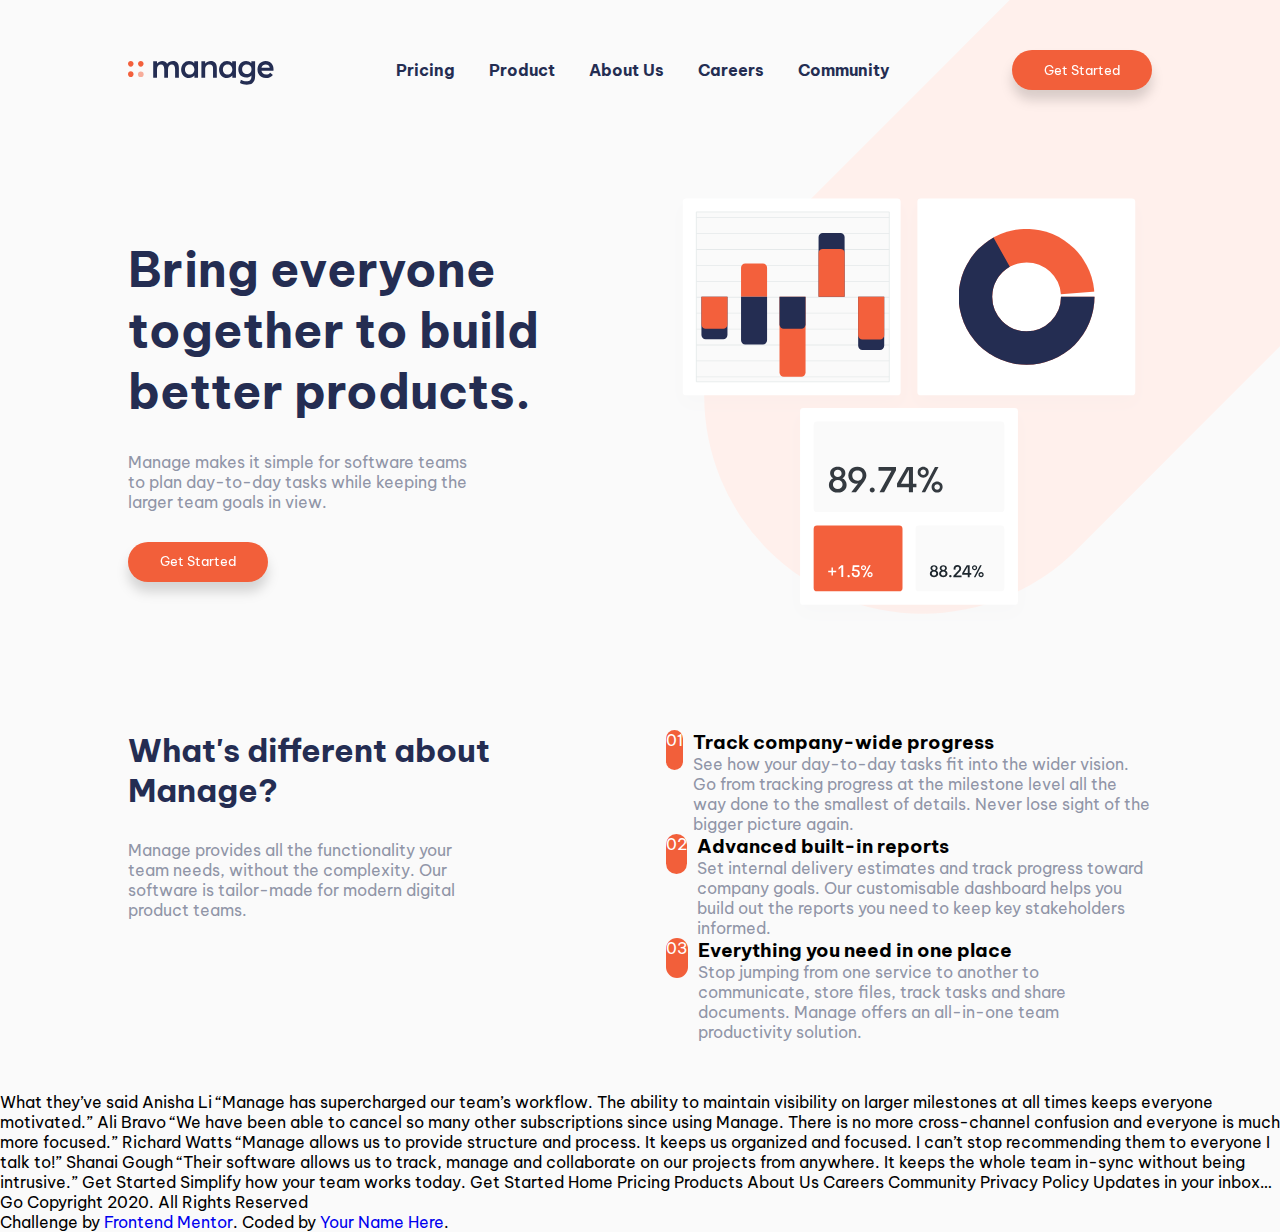
<file: fr03_fm_manage_landing_orange/do/index.html>
<!DOCTYPE html>
<html lang="en">
<head>
  <meta charset="UTF-8">
  <meta name="viewport" content="width=device-width, initial-scale=1.0"> <!-- displays site properly based on user's device -->

  <link rel="icon" type="image/png" sizes="32x32" href="./images/favicon-32x32.png">
  <link rel="preconnect" href="https://fonts.googleapis.com">
<link rel="preconnect" href="https://fonts.gstatic.com" crossorigin>
<link href="https://fonts.googleapis.com/css2?family=Be+Vietnam+Pro:wght@400;500;700&display=swap" rel="stylesheet">
  <link rel="stylesheet" href="styles.css">
  
  <title>Frontend Mentor | Manage landing page</title>

</head>
<body>
  <header>
    <div class="bg-pattern">
      <img src="images/bg-tablet-pattern.svg" alt="">
    </div>
    <div class="header-logo-c">
      <img class="header-logo-c" src="images/logo.svg" alt="logo">
    </div>
    <nav class="nav">
      <ul class="nav-ul">
        <li><a href="" class="nav-link">Pricing</a></li>
        <li><a href="" class="nav-link">Product</a></li>
        <li><a href="" class="nav-link">About Us</a></li>
        <li><a href="" class="nav-link">Careers</a></li>
        <li><a href="" class="nav-link">Community</a></li>
      </ul>
    </nav>
    <div class="header-gs-button-c">
      <button class="gs-button">Get Started</button>
    </div>
  </header>
  <main>
    <section class="desc-section">
      <div class="desc-container">
        <h1 class="desc-heading">
          Bring everyone together to build better products.
        </h1>
        <p class="desc-text text-secondary">
          Manage makes it simple for software teams to plan day-to-day 
  tasks while keeping the larger team goals in view.
        </p>
        <button class="desc gs-button">Get Started</button>
      </div>
      <div class="desc-imgs-container">
        <img class="desc-imgs" src="images/illustration-intro.svg" alt="illustrations">
      </div>
    </section>

    <section class="features-section">
      <div class="features-desc">
        <h2>
          What's different about Manage?
        </h2>
        <p class="text-secondary">
          Manage provides all the functionality your team needs, without 
  the complexity. Our software is tailor-made for modern digital 
  product teams.
        </p>
      </div>
      <div class="features-list">
        <div class="feature">
          <div class="feature-num">01</div>
          <div class="feature-desc">
            <h3>Track company-wide progress</h3>
            <p class="text-secondary">
              See how your day-to-day tasks fit into the wider vision. Go from 
  tracking progress at the milestone level all the way done to the 
  smallest of details. Never lose sight of the bigger picture again.
            </p>
          </div>
        </div>
        <div class="feature">
          <div class="feature-num">02</div>
          <div class="feature-desc">
            <h3>Advanced built-in reports</h3>
            <p class="text-secondary">
              Set internal delivery estimates and track progress toward company 
  goals. Our customisable dashboard helps you build out the reports 
  you need to keep key stakeholders informed.
            </p>
          </div>
        </div>
        <div class="feature">
          <div class="feature-num">03</div>
          <div class="feature-desc">
            <h3>Everything you need in one place</h3>
            <p class="text-secondary">
              Stop jumping from one service to another to communicate, store files, 
  track tasks and share documents. Manage offers an all-in-one team 
  productivity solution.
            </p>
          </div>
        </div>
      </div>
    </section>
  </main>

  What they’ve said

  Anisha Li
  “Manage has supercharged our team’s workflow. The ability to maintain 
  visibility on larger milestones at all times keeps everyone motivated.”

  Ali Bravo
  “We have been able to cancel so many other subscriptions since using 
  Manage. There is no more cross-channel confusion and everyone is much 
  more focused.”

  Richard Watts
  “Manage allows us to provide structure and process. It keeps us organized 
  and focused. I can’t stop recommending them to everyone I talk to!”

  Shanai Gough
  “Their software allows us to track, manage and collaborate on our projects 
  from anywhere. It keeps the whole team in-sync without being intrusive.”

  Get Started

  Simplify how your team works today.
  Get Started

  Home
  Pricing
  Products
  About Us
  Careers
  Community
  Privacy Policy

  Updates in your inbox…
  Go

  Copyright 2020. All Rights Reserved

  
  <div class="attribution">
    Challenge by <a href="https://www.frontendmentor.io?ref=challenge" target="_blank">Frontend Mentor</a>. 
    Coded by <a href="#">Your Name Here</a>.
  </div>
</body>
</html>
</file>
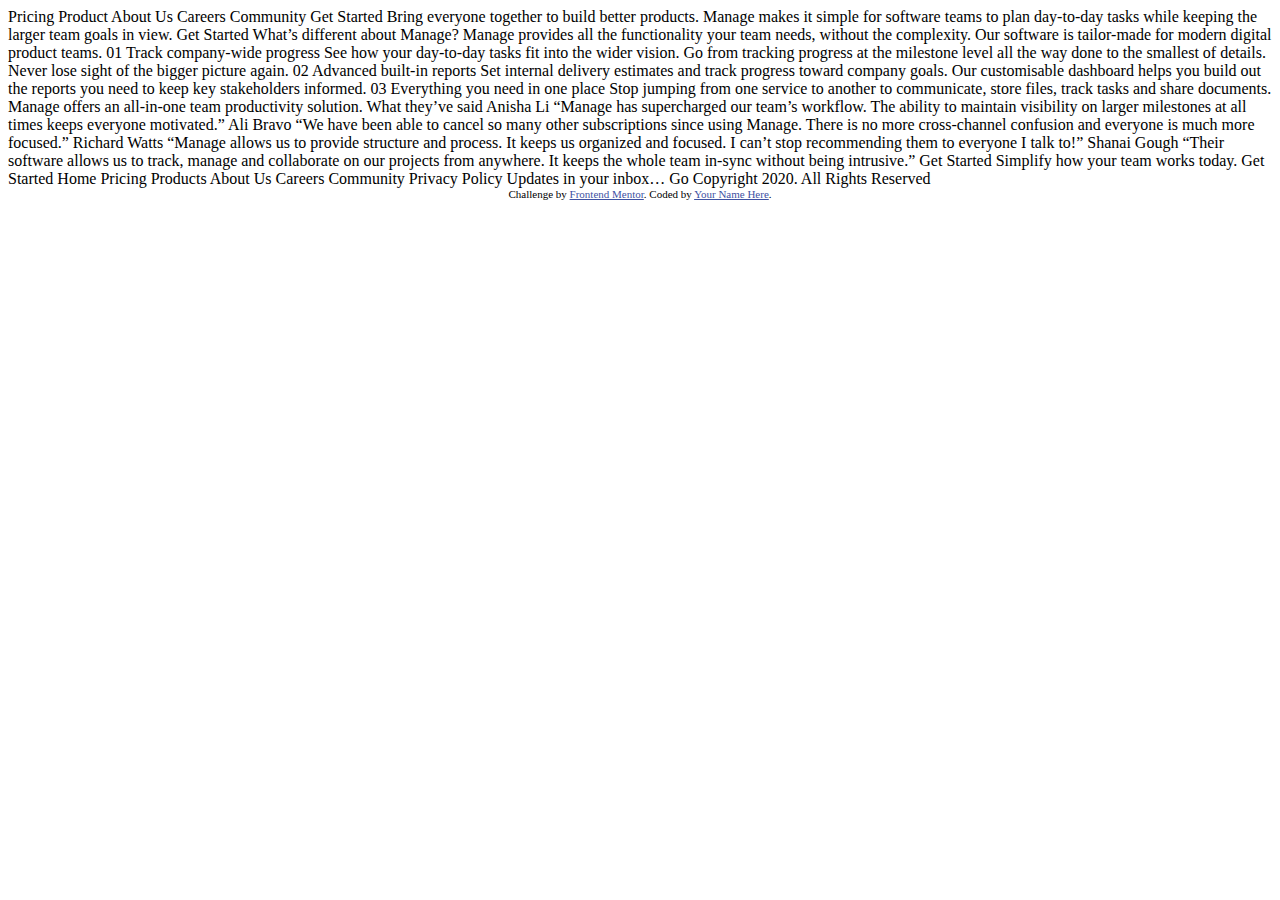
<file: fr03_fm_manage_landing_orange/manage-landing-page-master/index.html>
<!DOCTYPE html>
<html lang="en">
<head>
  <meta charset="UTF-8">
  <meta name="viewport" content="width=device-width, initial-scale=1.0"> <!-- displays site properly based on user's device -->

  <link rel="icon" type="image/png" sizes="32x32" href="./images/favicon-32x32.png">
  
  <title>Frontend Mentor | Manage landing page</title>

  <!-- Feel free to remove these styles or customise in your own stylesheet 👍 -->
  <style>
    .attribution { font-size: 11px; text-align: center; }
    .attribution a { color: hsl(228, 45%, 44%); }
  </style>
</head>
<body>

  Pricing
  Product
  About Us
  Careers
  Community

  Get Started

  Bring everyone together to build better products.

  Manage makes it simple for software teams to plan day-to-day 
  tasks while keeping the larger team goals in view.

  Get Started

  What’s different about Manage?

  Manage provides all the functionality your team needs, without 
  the complexity. Our software is tailor-made for modern digital 
  product teams. 

  01
  Track company-wide progress
  See how your day-to-day tasks fit into the wider vision. Go from 
  tracking progress at the milestone level all the way done to the 
  smallest of details. Never lose sight of the bigger picture again.

  02
  Advanced built-in reports
  Set internal delivery estimates and track progress toward company 
  goals. Our customisable dashboard helps you build out the reports 
  you need to keep key stakeholders informed.

  03
  Everything you need in one place
  Stop jumping from one service to another to communicate, store files, 
  track tasks and share documents. Manage offers an all-in-one team 
  productivity solution.

  What they’ve said

  Anisha Li
  “Manage has supercharged our team’s workflow. The ability to maintain 
  visibility on larger milestones at all times keeps everyone motivated.”

  Ali Bravo
  “We have been able to cancel so many other subscriptions since using 
  Manage. There is no more cross-channel confusion and everyone is much 
  more focused.”

  Richard Watts
  “Manage allows us to provide structure and process. It keeps us organized 
  and focused. I can’t stop recommending them to everyone I talk to!”

  Shanai Gough
  “Their software allows us to track, manage and collaborate on our projects 
  from anywhere. It keeps the whole team in-sync without being intrusive.”

  Get Started

  Simplify how your team works today.
  Get Started

  Home
  Pricing
  Products
  About Us
  Careers
  Community
  Privacy Policy

  Updates in your inbox…
  Go

  Copyright 2020. All Rights Reserved

  
  <div class="attribution">
    Challenge by <a href="https://www.frontendmentor.io?ref=challenge" target="_blank">Frontend Mentor</a>. 
    Coded by <a href="#">Your Name Here</a>.
  </div>
</body>
</html>
</file>
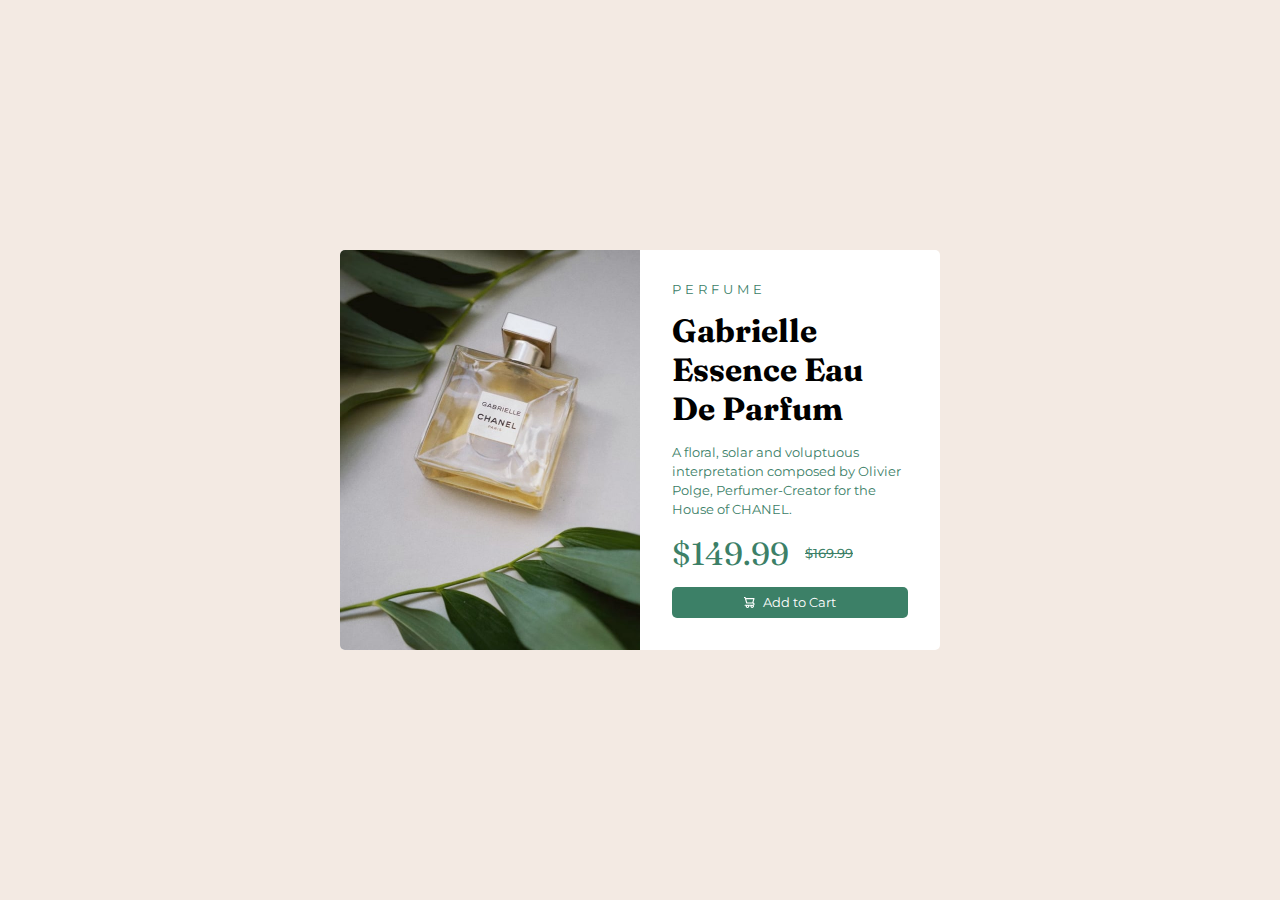
<file: fr04_fm_product_preview/do/index.html>
<!-- Total time: 82min -->
<!DOCTYPE html>
<html lang="en">
<head>
  <meta charset="UTF-8">
  <meta name="viewport" content="width=device-width, initial-scale=1.0"> 
  <link rel="icon" type="image/png" sizes="32x32" href="./images/favicon-32x32.png">  
  <link rel="preconnect" href="https://fonts.googleapis.com">
<link rel="preconnect" href="https://fonts.gstatic.com" crossorigin>
<link href="https://fonts.googleapis.com/css2?family=Fraunces:opsz,wght@9..144,700&family=Montserrat:wght@500;700&display=swap" rel="stylesheet">
  <link rel="stylesheet" href="styles.css">
  <title>Frontend Mentor | Product preview card component</title>
</head>
<body>
  <div class="product-card">
    <div class="product-preview">
      <img class="product-image" src="images/image-product-desktop.jpg" alt="gabrielle essence">
    </div>
    <div class="product-details">
      <p class="product-type">Perfume</p>
      <h1 class="product-name">Gabrielle Essence Eau De Parfum</h1>
      <p class="product-desc">
        A floral, solar and voluptuous interpretation composed by Olivier Polge, 
  Perfumer-Creator for the House of CHANEL.
      </p>
      <div class="product-price">
        <span class="main-price">$149.99</span>
        <span class="original-price">$169.99</span>
      </div>
      <button class="add-to-cart"><img src="images/icon-cart.svg" alt="">Add to Cart</button>
    </div>

  </div>
  <!-- <div class="attribution">
    Challenge by <a href="https://www.frontendmentor.io?ref=challenge" target="_blank">Frontend Mentor</a>. 
    Coded by <a href="#">Mikhail Chystsiakou</a>.
  </div> -->
</body>
</html>
</file>
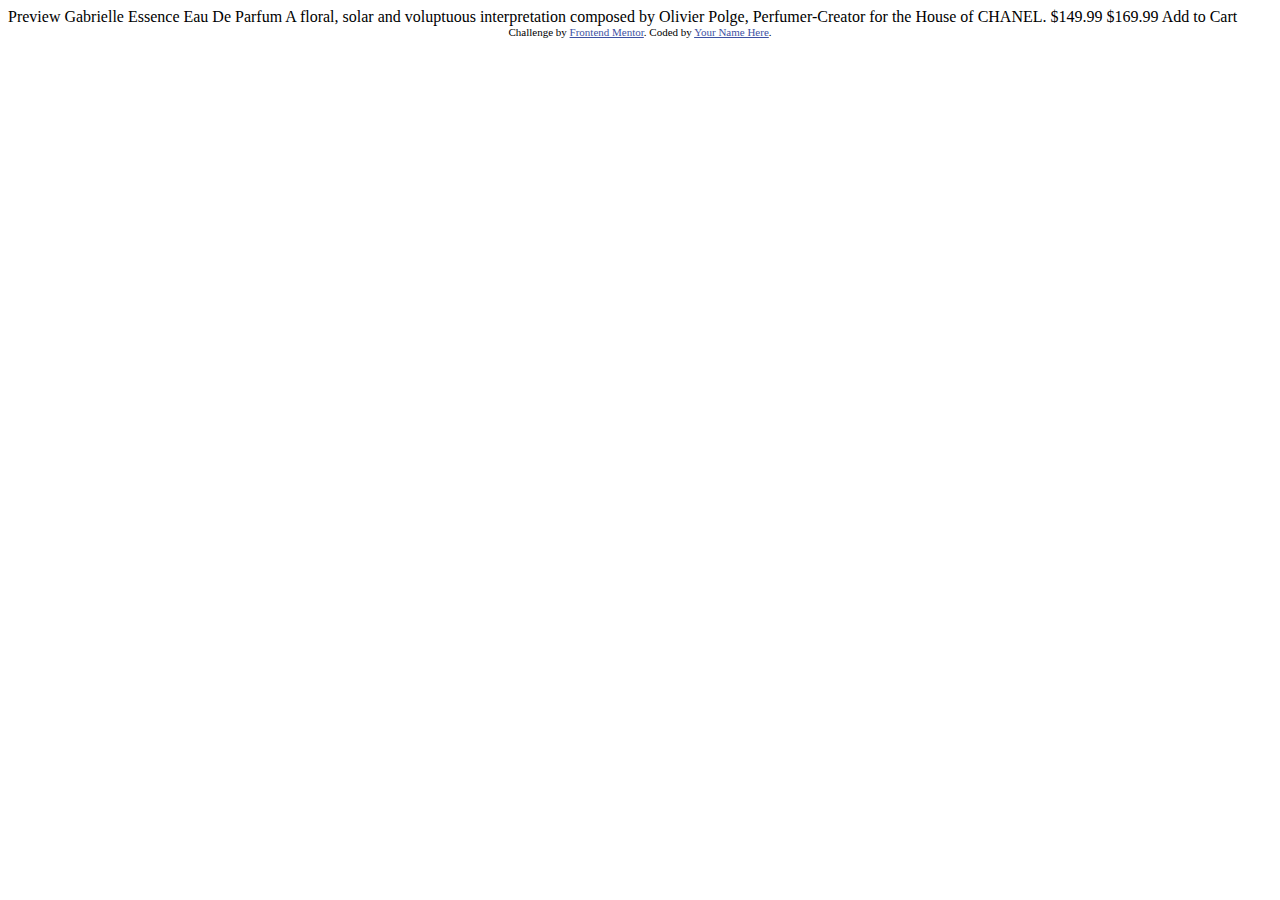
<file: fr04_fm_product_preview/orig/index.html>
<!DOCTYPE html>
<html lang="en">
<head>
  <meta charset="UTF-8">
  <meta name="viewport" content="width=device-width, initial-scale=1.0"> <!-- displays site properly based on user's device -->

  <link rel="icon" type="image/png" sizes="32x32" href="./images/favicon-32x32.png">
  
  <title>Frontend Mentor | Product preview card component</title>

  <!-- Feel free to remove these styles or customise in your own stylesheet 👍 -->
  <style>
    .attribution { font-size: 11px; text-align: center; }
    .attribution a { color: hsl(228, 45%, 44%); }
  </style>
</head>
<body>

  Preview

  Gabrielle Essence Eau De Parfum

  A floral, solar and voluptuous interpretation composed by Olivier Polge, 
  Perfumer-Creator for the House of CHANEL.

  $149.99
  $169.99

  Add to Cart
  
  <div class="attribution">
    Challenge by <a href="https://www.frontendmentor.io?ref=challenge" target="_blank">Frontend Mentor</a>. 
    Coded by <a href="#">Your Name Here</a>.
  </div>
</body>
</html>
</file>
<file: fr02_HTML-CSS-Price-Comparison-Table/styles.css>
*, *::before, *::after {
  box-sizing: border-box;
}

:root {
  --accent-color: #641BFF;
  --heading-font-family: 'Poppins', sans-serif;
  --body-font-family: 'Lato', sans-serif;
}

body {
  margin: 0;
  background-color: #F8F9FB;
  min-width: 100vw;
  min-height: 100vh;
  display: flex;
  justify-content: center;
  align-items: center;
  font-family: var(--body-font-family);
}

.price-comparison {
  display: flex;
  justify-content: center;
  align-items: stretch;
  width: 100%;
  margin: 1rem;
}

.price-column {
  background-color: white;
  box-shadow: 0 7px 30px rgba(52, 31, 97, 0.1);
  padding: 2rem;
  flex-grow: 1;
  flex-basis: 0;
  max-width: 275px;
  border-radius: 8px;
}

.price-column.popular {
  position: relative;
  background-color: var(--accent-color);
  box-shadow: 0 7px 30px rgba(52, 13, 135, 0.3);
  color: white;
  margin-top: -1.5rem;
  padding-top: 3.5rem;
  margin-bottom: -1.5rem;
  padding-bottom: 3.5rem;
}

.price-column:first-child {
  border-top-right-radius: 0; 
  border-bottom-right-radius: 0; 
}

.price-column:last-child {
  border-top-left-radius: 0; 
  border-bottom-left-radius: 0; 
}

.price-header {
  display: flex;
  flex-direction: column;
  align-items: center;
  font-family: var(--heading-font-family);
  font-weight: bold;
}

.price {
  font-size: 3.5rem;
  display: flex;
}

.dollar-sign {
  font-size: 1.5rem;
  margin-top: .5rem;
  margin-right: .25rem;
}

.per-month {
  font-size: .75rem;
  align-self: flex-end;
  margin-bottom: 1.1rem;
  text-transform: uppercase;
}

.plan-name {
  text-transform: uppercase;
  font-size: .9rem;
  margin-top: 1rem;
  margin-bottom: 0;
}

.divider {
  height: 1px;
  width: 100%;
  background-color: rgba(0, 0, 0, .2);
  margin-top: 2rem;
  margin-bottom: 2rem;
}

.price-column.popular .divider {
  background-color: rgba(255, 255, 255, .2);
}

.feature {
  display: flex;
  align-items: center;
  margin: .5rem;
}

.feature img {
  height: 1.1em;
  width: 1.1em;
  margin-right: .5rem;
}

.feature.inactive {
  color: #999;
  text-decoration-line: line-through;
}

.most-popular {
  position: absolute;
  top: .5rem;
  left: .5rem;
  right: .5rem;
  text-align: center;
  text-transform: uppercase;
  font-weight: bold;
  font-family: var(--heading-font-family);
}

.cta {
  border: none;
  background-color: var(--accent-color);
  color: white;
  width: 100%;
  padding: .75rem 1rem;
  cursor: pointer;
  font-family: var(--heading-font-family);
  font-weight: bold;
  border-radius: 4px;
  margin-top: 3rem;
  transition: 100ms;
  transform: scale(1);
}

.price-column.popular .cta {
  background-color: white;
  color: var(--accent-color);
}

.cta:hover, .cta:focus {
  transform: scale(1.1);
}
</file>
<file: fr06_arza/css/fonts.css>
:root {
  --ff-main: 'Montserrat';

  --fs-header_lg: 60px;
  --fs-header: 30px;
  --fs-header_md: 25px;
  --fs-header_sm: 20px;
  --fs-regular: 20px;
  --fs-regular_md: 15px;
  --fs-regular_sm: 12px;
  --fs-subtext: 12px;

  --fw-bold: 700;
  --fw-semi-bold: 500;
  --fw-regular: 400;
}


.f-header {
  font-family: var(--ff-main);
  font-weight: var(--fw-bold);
  font-size: var(--fs-header);
  line-height: 37px;
  text-transform: uppercase;
  color: #000000;
}

.f-header-big {
  font-family: var(--ff-main);
  font-weight: var(--fw-bold);
  font-size: var(--fs-header_lg);
  line-height: 3.8rem;
  text-transform: uppercase;
  color: #000000;  
}


.f-header-medium {
  font-family: var(--ff-main);
  font-weight: var(--fw-bold);
  font-size: var(--fs-header_md);
  line-height: 30px;
  letter-spacing: 0em;
  text-transform: uppercase;
} 

.f-header-small {
  font-family: var(--ff-main);
  font-weight: var(--fw-bold);
  font-size: var(--fs-header_sm);
  line-height: 24px;
  letter-spacing: 0em;
  text-transform: uppercase;
}

.f-regular {
  font-family: var(--ff-main);
  font-weight: var(--fw-regular);
  font-size: var(--fs-regular);
  line-height: 24px;
  letter-spacing: 0em;
}

.f-regular-small,
.f-regular-medium {
  font-family: var(--ff-main);
  font-weight: var(--fw-regular);
  line-height: 18px;
  letter-spacing: 0em;
}

.f-regular-medium {
  font-size: var(--fs-regular_md);
}
.f-regular-small {
  font-size: var(--fs-regular_sm);
}

.nav__link {
  font-family: var(--ff-main);
  font-weight: var(--fw-semi-bold);
  font-size: var(--fs-regular_sm);
  text-transform: uppercase;
}

.f-uppercase {
  text-transform: uppercase;
}

.f-subscript {
  font-family: var(--ff-main);
  font-weight: var(--fw-bold);
  font-size: var(--fs-subtext);
  line-height: 18px;
}

.f-center {
  text-align: center;
}

.f-bold {
  font-weight: 700;
}

.f-white {
  color: white;
}
</file>
<file: fr06_arza/css/styles.css>
/* ===== NORMALIZATION ===== */
*, *::before, *::after {
  margin: 0;
  padding: 0;
  box-sizing: border-box;
  font: inherit;
  /* outline: 1px solid; */
}

:root {
  --container-width: 1100px;
  --section-gap: 90px;
}

img {
  display: block;
}

a {
  text-decoration: none;
  color: black;
}

.no_list {
  list-style: none;
}

.a-soar {
  animation: soaring 2s ease-in-out infinite;
}

.a-delay {
  animation-delay: 1000ms;
}
.full-height {
  height: 100%;
}

.e-shadow {
  /* filter: drop-shadow(3px 3px 5px black); */
}


@keyframes soaring {
  0% {
    transform: translateY(0px);
  }
  50% {
    transform: translateY(5px);
  }
  100% {
    transform: translateY(0px);
  }
}

@keyframes waving {
  0% {
    transform:perspective()
  }
  50% {
    transform: translateY(5px);
  }
  100% {
    transform: translateY(0px);
  }
}

/* ===== GENERAL LAYOUT ===== */

.full-bleed-container {
  display: grid;
  grid-template-columns: 1fr var(--container-width) 1fr;
}

.header, main {
  grid-column: 2;
}

.bottom-trees, footer {
  grid-column: 1/4;
}

/* ====== HEADER ====== */
.header {
  display: flex;
  justify-content: space-between;
  margin-top: 1rem;
}

.header__nav {
  display: flex;
  gap: 60px;
  align-items: center;
  height: 100%;
}

.nav__link {
  list-style: none;
  display: inline-block;
  text-transform: uppercase;
}

/* === SECTION MAIN === */

.section_main {
  display: flex;
  gap: 10%;
}

.main__left {
  flex-basis: 30%;
}

.main__right {
  flex-basis: 60%;
}

.main__run_school {
  margin: 30px 0;
}


.main__right img {
  width: 100%;
}

.main__clubname {
  margin-block: 30px;
}

.main__founder_name {
  margin-bottom: 10px;
}

.founder__underline {
  position: relative;
  width: 300px;
  margin-top: -8px;
  margin-left: -10px;
  z-index: -1;
}

.join_button {
  position: relative;
  cursor: pointer;
}

.main__join_button {
  margin-top: 50px;
}

.join_button__black {
  width: 220px;
  background-color: black;
  color: white;
  text-align: center;
  padding: 15px;
}

.join_button__gold {
  position: absolute;
  width: 220px;
  height: 50px;
  top: -10px;
  left: 10px;
  background: gold; 
  z-index: -1;
}

.main__join_desc {
  margin-top: 10px;
}
</file>
<file: fr06_arza/css/section_why.css>
.section_why {
  display: flex;
  gap: 10%;
  flex-direction: row;
  margin-top: var(--section-gap);
}

.why__left {
  flex-basis: 30%;
}
.why__right {
  flex-basis: 60%;
  position: relative;
}

.why__video {
  width: 100%;
}

.why__items {
  display: flex;
  flex-direction: column;
  margin-top: 80px;
  gap: 40px;
}
.why__item {
  display: flex;
  gap: 40px;
}
.item__mark {
  position: relative;
}
.mark_gold {
  position: absolute;
  top: 0px;
  right: -8px;
  z-index: -1;
}
.list-item__text {
  display: flex;
  align-items: center;
}

.why__join_button {
  position: absolute;
  right: 10px;
  bottom: 0px;
}
</file>
<file: fr06_arza/css/section_targets.css>
.section_targets {
  margin-top: var(--section-gap);
  --stairs-solo-height: 340px;
  --stairs-solo-top: 150px;
}

.targets__poster {
  height: 640px;
  position: relative;
}

.stairs-solo__black,
.stairs-solo__gold,
.stairs-solo__img_new,
.stairs-solo__img_normal,
.stairs-solo__img_pro,
.stairs-solo__img_pro_speeds,
.stairs-family__black,
.stairs-family__gold,
.stairs-family__img_family,
.targets__desc_children,
.targets__desc_family,
.target-desc
 {
  position: absolute;
} 

.stairs-solo__black {
  top: var(--stairs-solo-top);
  left: 0px;
  height: var(--stairs-solo-height);
}
.stairs-solo__gold {
  top: calc(var(--stairs-solo-top) + 10px);
  left: 12px;
  height: var(--stairs-solo-height);
}
.stairs-family__black {
  /* bottom: -45px; */
  bottom: 0px;
  right: 15px;
}
.stairs-family__gold {
  /* bottom: -60px; */
  bottom: -15px;
  right: 0;
}

.stairs-solo__img_new {
  top: 300px;
  left: 80px;
}
.targets__desc_new {
  top: 420px;
  left: 70px;
}

.stairs-solo__img_normal {
  top: 150px;
  left: 320px;
}
.targets__desc_normal {
  top: 300px;
  left: 360px;
}

.stairs-solo__img_pro {
  top: 50px;
  left: 720px;
}

.targets__desc_pro {
  top: 200px;
  left: 670px;
}

.stairs-solo__img_pro_speeds {
  top: 55px;
  left: 630px;
}

.stairs-family__img_family {
  top: 440px;
  left: 400px;
}
.targets__desc_children {
  top: 350px;
  left: 750px;
}
.targets__desc_family {
  top: 480px;
  left: 620px;
}

.target-desc .f-regular-medium {
  margin-top: 10px;
}
</file>
<file: fr06_arza/css/section_coaches.css>
.section_coaches {
  display: flex;
  flex-direction: column;
  margin-top: var(--section-gap);
}

.coaches__carousel {
  margin-top: 60px;
  display: grid;
  grid-template-columns: 100px 1fr 100px;
  row-gap: 40px;
}

.carousel__content {
  display: flex;
  flex-direction: row;
  gap: 10%;
}

.carousel__item {
  display: flex;
  gap: 50px;
}

.carousel__item:not([data-active]) {
  display: none;
}

.coach__photo {
  flex-basis: 50%;
  height: 500px;
}
.coach__img {
  width: 100%;
  height: 100%;
  object-fit: contain;
  object-position: center center;
}

.coach__desc {
  flex-basis: 40%;
  display: flex;
  flex-grow: 1;
  flex-direction: column;
  justify-content: space-between;
}

.coach__name {
  position: relative;
  text-align: center;
}
.coach__underline {
  position: relative;
  z-index: -1;
  /* left: -130px; */
  /* bottom: -12px; */
  width: 310px;
  margin: -8px auto;
}

.carousel__right,
.carousel_left {
  position: relative;
  cursor: pointer;
  margin: 0;
  transition: margin-top 0.5s;
}

.carousel__right:hover
.carousel_left:hover {
  margin-top: 10px;
  transition: margin-top 0.5s;
}

.carousel__left_gold,
.carousel__left_black,
.carousel__right_gold,
.carousel__right_black {
  position: absolute;
  left: 50%;
  top: 50%;
  transform: translate(-50%, -50%);
}

.carousel__right_gold,
.carousel__left_gold {
  top: 51%;
}

.carousel__dots {
  display: flex;
  gap: 20px;
  justify-content: center;
  grid-column: 1/4;
}
</file>
<file: fr06_arza/css/section_prices.css>
.section_prices {
  margin-top: var(--section-gap);
}

.prices__navigation {
  margin-top: 60px;
  list-style: none;
}

.prices__option_left {
  float: left;
  margin-right: 20px;
}
.prices__option_right {
  float: right;
  margin-left: 20px;
}
.prices__navigation_clear {
  clear: both;
}

.prices__underline {
  position: relative;
  bottom: 8px;
  z-index: -1;
}

.prices__option {
  cursor: pointer;
}

.prices__values-container {
  height: 400px;
  margin-top: 40px;
  position: relative;
  display: flex;
  justify-content: space-evenly;
  width: 100%;
}

.price__value {
  position: relative;
  height: 100%;
  flex-basis: 30%;
}
.price-small__border_black,
.price-small__border_gold,
.price-medium__border_black,
.price-medium__border_gold,
.price-big__border_black,
.price-big__border_gold,
.price-text {
  position: absolute;
  top: 50%;
  left: 50%;
  transform: translate(-50%, -50%);
}
.price-small__border_gold {
  margin-left: 15px;
  z-index: -1;
}
.price-medium__border_gold {
  margin-left: 10px;
  margin-top: -5px;
  z-index: -1;
}
.price-big__border_gold {
  margin-left: 15px;
  margin-top: -5px;
  z-index: -1;

}

.price-text {
  text-align: center;
  display: inline-block;
  width: 150px;
}

.shadow {
  position: relative;
  left: 50%;
  transform: translateX(-50%);
  height: 10px;
  border-radius: 100%;
  filter: blur(5px);
  background-color: rgba(0,0,0,0.2);
  margin-top: -50px;
}

.shadow-small {
  width: 200px;
}

.shadow-medium {
  width: 220px;
}

.shadow-big {
  width: 300px;
}
</file>
<file: fr06_arza/css/section_venues.css>
.section_venues {
  margin-top: var(--section-gap);
}

.venue__options {
  margin-top: 60px;
  display: grid;
  grid-template-columns: repeat(2, 1fr);
  grid-auto-rows: min-content;
  row-gap: 30px;
}
</file>
<file: fr06_arza/css/bottom-trees.css>
.bottom-trees {
  height: 300px;
  position: relative;
  top: -20px;
}

.tree-left__black {
  position: absolute;
  left: 0;
  bottom: 12px;
  height: 10px;
  width: 33vw;
  background-color: black;
}
.tree-left__gold {
  position: absolute;
  left: 0;
  bottom: 0;
  height: 10px;
  width: 30vw;
  background: linear-gradient(90deg, #FDEE68 0%, #DD9F00 120.74%);
}

.tree-right__black {
  position: absolute;
  right: 0;
  bottom: 62px;
  height: 10px;
  width: 80vw;
  background-color: black;
}
.tree-right__gold {
  position: absolute;
  right: 0;
  bottom: 50px;
  height: 10px;
  width: 75vw;
  background: linear-gradient(90deg, #FDEE68 0%, #DD9F00 120.74%);
}

.tree-left__img {
  position: absolute;
  left: 5vw;
  bottom: 5px;
}

.tree-right__img {
  position: absolute;
  right: 10vw;
  bottom: 5px;
  bottom: 65px;
}

@media screen and (max-width: 1100px) {
  .tree-right__black {
    width: 800px;
  }
  .tree-right__gold {
    width: 720px;
  }
  .tree-left__black {
    width: 360px;
  }
  .tree-left__gold {
    width: 310px;
  }
  .tree-left__img {
    left: 50px;
  }
  .tree-right__img {
    right: 50px;
  }
}
</file>
<file: fr06_arza/css/footer.css>
.footer {
  margin-top: var(--section-gap);
  padding: 80px 180px;
  background-color: black;
  color: white;
  display: flex;
  justify-content: space-between;
}

.contacts__socials {
  margin-top: 20px;
  display: flex;
  gap: 20px;
}
</file>
<file: fr01_HTML-CSS-Price-Comparison-Table/do/styles.css>
* {
  margin: 0;
  padding: 0;
}
body {
  margin: 0;
}
main {
  display: flex;
  justify-content: center;
  align-items: center;
  height: 100vh;
}

.price-container{
  display: flex;
  flex-direction: row;
  justify-content: center;
  padding: 10px;
  width: 700px;
  height: 500px;
  font-family: sans-serif;

}

.plate{
  flex-grow: 1;
  position: relative;
  margin: 20px 0;
  padding: 40px 15px;
  background-color: rgb(240, 248, 255);
}

.plate-selected {
  margin: 5px 0;
  padding-top: 55px;
  background-color: white;
  box-shadow: 0 0 4px 3px rgba(0,0,0,0.1);
  z-index: 1;
}
.most-popular {
  text-align: center;
  font-size: 1.1rem;
  font-weight: bold;
  text-transform: uppercase;
  top: 10px;
  left: 50%;
  transform: translateX(-50%);
  position: absolute;
  width: 100%;
}

.price-amount{
  font-size: 3rem;
  font-weight: bold;
  text-align: center;
}
.price-amount::before{
  content: "$";
  font-weight: normal;
  font-size: 1.6rem;
  vertical-align: top;
}
.price-amount::after{
  content: "/month";
  font-weight: normal;
  font-size: 1.6rem;
}

.plate-type, .features {
  text-align: center;
}
.plate-type {
  margin-top: 10px;
}
.btn-buy {
  display: block;
  margin: 20px auto 0;
  background-color: rgb(100, 150, 250);
  color: white;
  text-align: center;
  box-shadow: 0 0 3px 1px rgba(0,0,0,0.2);
  border: none;
  height: 2.5rem;
  width: 10rem;
}

.features {
  margin: 20px 10px;
  border-top: 2px solid rgba(0,0,0,.3);; 
  border-bottom: 2px solid rgba(0,0,0,.3);
  padding: 10px;
  font-size: 1.3rem;
}
.features-list{
  list-style: none;
  margin: 0 auto;
}
.features-list li{
  text-align: center;
  line-height: 1.5rem;
}
</file>
<file: fr01_HTML-CSS-Price-Comparison-Table/redo/styles.css>
*, *::before, *::after {
  box-sizing: border-box;
}

:root {
  --bgc: #EEF1F9;
  --bgc-light: #F8F9FB;
  --bgc-emphasize: #641BFF;
  --bgc-dark: #000;
  --popular-outstand-size: 1.5rem;
  --font-heading: 'Poppins', sans-serif;
  --font-main: 'Lato', sans-serif;
}

body {
  margin: 0;
  background-color: var(--bgc-light);
  min-width: 100vw;
  min-height: 100vh;
  display: flex;
  justify-content: center;
  align-items: center;
}
.price-table{
  display: flex;
  justify-content: center;
  /* align-items: stretch; */
  width: 100%;
  margin: 1rem;

}
.price-column {
  background-color: white;
  box-shadow: 0 0 5px 1px rgba(0,0,0,.1);
  padding: 2rem;
  flex-grow: 1;
  flex-basis: 0;
  max-width: 275px;
  border-radius: 8px;
}

.price-column.popular{
  position: relative;
  background-color: var(--bgc-emphasize);
  box-shadow: 0 0 5px 1px rgba(0,0,0,.3);
  color: white;
  margin-top: calc(-1 * var(--popular-outstand-size));
  margin-bottom: calc(-1 * var(--popular-outstand-size));;
  padding-top: calc(2rem + var(--popular-outstand-size));
  z-index: 1;
}

.price-column:first-of-type{
  border-top-right-radius: 0;
  border-bottom-right-radius: 0;
}
.price-column:last-of-type{
  border-top-left-radius: 0;
  border-bottom-left-radius: 0;
}

.price-header{
  display: flex;
  flex-direction: column;
  align-items: center;
  font-family: var(--font-heading);
  font-weight: bold;
  text-transform: uppercase;
}

.price{
  font-size: 3rem;
  display: flex;
}
.price-currency{
  font-size: 1.4rem;
  margin-top: 0.5rem;
  margin-right: 0.25rem;

}
.price-period{
  font-size: 0.7rem;
  align-self: flex-end;
  margin-bottom: 1rem;
}
.price-plan{
  margin-top: 1rem;
  margin-bottom: 1rem;
}
.divider{
  height: 1px;
  width: 100%;
  background-color: rgba(0,0,0,0.1);
  margin: 20px auto;
}

.price-column.popular .divider {
  background-color: rgba(255,255,255,0.2);
}
.price-features{
  padding-left: 10px;
}
.price-feature {
  font-family: var(--font-main);
  display: flex;
  align-items: center;
  margin: .5rem;
}
.price-feature img{
  height: 1em;
  margin-right: .5rem;
}
.price-feature.inactive{
  color: #999;
  text-decoration: line-through;
  font-family: var(--font-main);
  /* white-space: nowrap; */
}

.popular-sign{
  position: absolute;
  top: 10px;
  left: 0;
  right: 0;
  text-align: center;
  font-size: 0.8rem;
}
.price-button{
  border: none;
  background-color: var(--bgc-emphasize);
  color: white;
  width: 100%;
  padding: .75rem 1rem;
  cursor: pointer;
  font-weight: bold;
  border-radius: 4px;
  margin-top: 3rem;
  transition: transform 0.1s;
  transform: scale(1);
}
.price-column.popular .price-button{
  background-color: white;
  color: var(--bgc-emphasize);
}
.price-button:hover, .price-button:active {
  transform: scale(1.1);
}
</file>
<file: fr02_HTML-CSS-Price-Comparison-Table/redo/styles.css>
*, *::before, *::after {
  box-sizing: border-box;
}

:root {
  --bgc: #EEF1F9;
  --bgc-light: #F8F9FB;
  --bgc-emphasize: #641BFF;
  --bgc-dark: #000;
  --popular-outstand-size: 20px;
  --font-heading: 'Poppins', sans-serif;
  --font-main: 'Lato', sans-serif;
}

body {
  margin: 0;
  width: 100vw;
  height: 100vh;
  background-color: var(--bgc-light);
  display: flex;
  justify-content: center;
  align-items: center;
}
.price-table{
  max-width: 700px;
  max-height: 400px;
  width: 70%;
  height: 70%;
  display: flex;

}
.price-column {
  flex-grow: 1;
  position: relative;
  background-color: white;
  box-shadow: 0 0 5px 1px rgba(0,0,0,.1);
  padding: 40px 20px;
  border-radius: 5px;
}
.price-column:first-of-type{
  border-top-right-radius: 0;
  border-bottom-right-radius: 0;
}
.price-column:last-of-type{
  border-top-left-radius: 0;
  border-bottom-left-radius: 0;
}
.price-column.popular{
  margin-top: calc(-1 * var(--popular-outstand-size));
  margin-bottom: calc(-1 * var(--popular-outstand-size));;
  padding-top: calc(40px + var(--popular-outstand-size));
  background-color: var(--bgc-emphasize);
  box-shadow: 0 0 5px 1px rgba(0,0,0,.3);
  z-index: 1;
  color: white;
}
.popular-sign{
  position: absolute;
  top: 10px;
  left: 0;
  right: 0;
  text-align: center;
  font-size: 0.8rem;
}
.price-header{
  display: flex;
  flex-direction: column;
  align-items: center;
  font-family: var(--font-heading);
  font-weight: bold;
  text-transform: uppercase;
}
.price{
  display: flex;
  font-size: 3rem;
  position: relative;
}
.price-currency{
  font-size: 1.4rem;
  margin-top: 0.5rem;

}
.price-period{
  font-size: 0.7rem;
  align-self: flex-end;
  margin-bottom: 1rem;
}
.divider{
  width: 100%;
  height: 1px;
  margin: 20px auto;
  background-color: rgba(0,0,0,0.1);
}
.price-column.popular .divider{
  background-color: rgba(255,255,255,0.2);
}
.price-features{
  display: flex;
  flex-direction: column;
  padding-left: 10px;
  gap: 0.5rem;
}
.price-feature {
  font-family: var(--font-main);
  display: flex;
  gap: 0.4em;
}
.price-feature.inactive{
  color: #999;
  text-decoration: line-through;
  font-family: var(--font-main);
  /* white-space: nowrap; */
}
.price-feature img{
  height: 1em;
}
.price-button{
  position: absolute;
  bottom: 20px;
  left: 20px;
  right: 20px;
  border: none;
  color: white;
  background-color: var(--bgc-emphasize);
  padding: 0.7rem 2rem;
  margin-top: 80px;
  border-radius: 5px;
  font-weight: bold;
  transition: transform 0.2s;
  cursor:pointer;
}
.price-column.popular .price-button{
  color: var(--bgc-emphasize);
  background-color: white;
  bottom: calc(20px + var(--popular-outstand-size));
}
.price-button:hover, .price-button:active {
  transform: scale(1.1);
}
</file>
<file: fr02_laptop_landing/do/style.css>
body {
	margin: 0;
	font-family: 'Poppins', sans-serif;
	padding: 20px 60px;
	overflow: hidden !important;
}
:root{
	--base-color: #555;
	--secondary-color: #C36CBB;
}
header{
	width: 100%;
	display: flex;
	justify-content: space-around;
	flex-grow: 1;
}

.logo{
	display: flex;
	align-items: center;
}
.logo img {
	margin-right: 10px;
}

.nav{
	flex-grow: 1;
	display: flex;
	justify-content: space-evenly;
	align-items: center;
}
.nav a {
	text-decoration: none;
	color: var(--base-color);
	font-size: 1.2rem;
	cursor: pointer;
	color: var(--base-color);
}

main {
	display: flex;
}
.adv{
	margin: 150px auto;
	flex-basis: 50%;
}
.adv .heading{
	
	font-size: 2rem;
	color: var(--base-color);
}
.adv .description{
	color: var(--base-color);
	font-size: 1.3rem;
}
.image-container{
	flex-basis: 50%;
}
.button-container{
	display: flex;
	flex-direction: row;
	margin-top: 60px;
	gap: 20px
}
.button {
	padding: 10px 0;
	width: 170px;
	border: 2px solid var(--secondary-color);
	font-size: 1.3rem;
	cursor: pointer;
}
.button.white {
	background-color: white;
	color: var(--secondary-color);
}
.button.pink {
	color: white;
	background-color: var(--secondary-color);
}

.image-container {
	margin-top: 60px;

}
.dots {
	display: flex;
	justify-content: center;
	gap: 15px;
}
.image {
	display: block;
	width: 500px;
	margin: 0 auto;
	animation: image-animation 1s;
}

@keyframes image-animation {
	0% {
		transform: translateY(-100px);
		filter: opacity(0%);
	}
	100% {
		transform: translateY(0px);
		filter: opacity(100%);
	}
}
.small-eclipse, .mid-eclipse, .big-eclipse {
	position: absolute;
	z-index: -1;
}
.small-eclipse {
	bottom: 0;
	left: 10%
}
.mid-eclipse {
	top: 20%;
	right: 35%;
}
.big-eclipse {
	top: -20%;
	right: -10%;
	width: 700px;
}
</file>
<file: fr02_laptop_landing/orig/style.css>
* {
	margin: 0px;
	padding: 0px;
	box-sizing: border-box;
}

body {
	font-family: 'Poppins', sans-serif;
}
button {
	font-family: 'Poppins', sans-serif;
}

header {
	display: flex;
	width: 90%;
	height: 10vh;
	margin: auto;
	align-items: center;
}

.logo-container,
.nav-links,
.cart {
	display: flex;
}

.logo-container {
	flex: 1;
}
.logo {
	font-weight: 400;
	margin: 5px;
}
nav {
	flex: 2;
}
.nav-links {
	justify-content: space-around;
	list-style: none;
}
.nav-link {
	color: #5f5f79;
	font-size: 18px;
	text-decoration: none;
}
.cart {
	flex: 1;
	justify-content: flex-end;
}

.presentation {
	display: flex;
	width: 90%;
	margin: auto;
	min-height: 80vh;
	align-items: center;
}
.introduction {
	flex: 1;
}
.intro-text h1 {
	font-size: 44px;
	font-weight: 500;
	background: linear-gradient(to right, #494964, #6f6f89);
	-webkit-background-clip: text;
	-webkit-text-fill-color: transparent;
}
.intro-text p {
	margin-top: 5px;
	font-size: 22px;
	color: #585772;
}
.cta {
	padding: 50px 0px 0px 0px;
}
.cta-select {
	border: 2px solid #c36cbb;
	background: transparent;
	color: #c36cbb;
	width: 150px;
	height: 50px;
	cursor: pointer;
	font-size: 16px;
}
.cta-add {
	background: #c36cbb;
	width: 150px;
	height: 50px;
	cursor: pointer;
	font-size: 16px;
	border: none;
	color: white;
	margin: 30px 0px 0px 30px;
}

.cover {
	flex: 1;
	display: flex;
	justify-content: center;
	height: 60vh;
}
.cover img {
	height: 100%;
	filter: drop-shadow(0px 5px 3px black);
	animation: drop 1.5s ease;
}

.big-circle {
	position: absolute;
	top: 0px;
	right: 0px;
	z-index: -1;
	opacity: 0.5;
	height: 80%;
}
.medium-circle {
	position: absolute;
	top: 30%;
	right: 30%;
	z-index: -1;
	height: 60%;
	opacity: 0.4;
}
.small-circle {
	position: absolute;
	bottom: 0%;
	left: 20%;
	z-index: -1;
}

.laptop-select {
	width: 15%;
	display: flex;
	justify-content: space-around;
	position: absolute;
	right: 20%;
}

@keyframes drop {
	0% {
		opacity: 0;
		transform: translateY(-80px);
	}
	100% {
		opacity: 1;
		transform: translateY(0px);
	}
}

@media screen and (max-width: 1024px) {
	.presentation {
		flex-direction: column;
	}
	.introduction {
		margin-top: 5vh;
		text-align: center;
	}
	.intro-text h1 {
		font-size: 30px;
	}
	.intro-text p {
		font-size: 18px;
	}
	.cta {
		padding: 10px 0px 0px 0px;
	}
	.laptop-select {
		bottom: 5%;
		right: 50%;
		width: 50%;
		transform: translate(50%, 5%);
	}
	.cover img {
		height: 80%;
	}
	.small-circle,
	.medium-circle,
	.big-circle {
		opacity: 0.2;
	}
}
</file>
<file: fr02_laptop_landing/redo/styles.css>
*{
  margin: 0;
  padding: 0;
  box-sizing: border-box;
}
body {
  font-family: 'Poppins', sans-serif;
}
:root {
  --fc-base: #555;
}
header{
  display: flex;
  width: 90%;
  height: 10vh;
  margin: 0 auto;
  align-items: center;
}

.logo-container {
  flex-grow: 1;
  display: flex;
  align-items: center;
  color: var(--fc-base);
}
.logo-container img {
  margin-right: 5px;
}
.nav {
  flex-grow: 2;
}
.nav-list {
  display: flex;
  list-style: none;
  justify-content: space-between;
}
.nav-list a {
  text-decoration: none;
  color: var(--fc-base);
  font-size: 1.2rem;
}
.cart {
  flex-grow: 1;
  display: flex;
  justify-content: flex-end;
}

.presentation {
  display: flex;
  height: 80vh;
  width: 90%;
  margin: 0 auto;
  align-items: center;
}

.desc {
  flex: 1;
  color: var(--fc-base);
}
.desc-text h1 {
  font-size: 2rem;
  background: linear-gradient(to right, #494964 0%, #6f6f89 100%);
  -webkit-background-clip: text;
  color: transparent;
}
.desc-text p {
  margin-top: 10px;
}

.showcase {
  flex: 1;
  display: flex;
  align-items: center;
  justify-content: center;
  font-display: column;
}
.desc-cta{
  padding-top: 50px;
}
.desc-cta button {
  border: 2px solid #C36CBB;
  width: 150px;
  height: 50px;
  font-size: 1.1rem;
  cursor: pointer;
  
}

.cta-select{
  background-color: transparent;
  color: #C36CBB;
}
.cta-add {
  background-color: #C36CBB;
  color: white;
  margin-left: 30px;
}

.intro {
  flex: 1;
}

.cover{
  flex: 1;
  display: flex;
  justify-content: center;
  height: 60vh;

  filter: drop-shadow(0 5px 3px #222)
}
.dots {
  /* position: absolute;
  right: 20%; */
}
.big-circle {
  position: absolute;
  top: 0;
  right: 0;
  z-index: -1;
  opacity: 0.3;
  height: 80%;
}

.mid-circle {
  position: absolute;
  top: 30%;
  right: 30%;
  z-index: -1;
  opacity: 0.4;
  height: 60%;
}

.small-circle {
  position: absolute;
  bottom: 0;
  left: 20%;
  z-index: -1;
  opacity: 0.35;
}

.dots{
  width: 15%;
  display: flex;
  justify-content: space-evenly;
  position: absolute;
  right: 20%;
}
</file>
<file: fr03_fm_manage_landing_orange/do/styles.css>
/* ================ VARIABLES ================ */
:root {
  --fc-p-red: hsl(12, 88%, 59%);
  --fc-p-blue: hsl(228, 39%, 23%);
  --fc-s-gray-blue: hsl(227, 12%, 61%);
  --fc-s-dark-blue: hsl(233, 12%, 13%);
  --fc-s-pale-red: hsl(13, 100%, 96%);
  --fc-s-light-gray: hsl(0, 0%, 98%);
  --ff: 'Be Vietnam Pro', sans-serif;
  --fw-light: 400;
  --fw-nomal: 500;
  --fw-bold: 700;
  --l-content-margin: 10%;
}



/* ========== COMMON SETTINS ========== */
*, *::before, *::after {
  margin: 0;
  padding: 0;
  box-sizing: border-box;
  /* outline: solid; */
}

body {
  background-color: #FAFAFA;
  font-family: var(--ff);
}

button {
  font-family: inherit;
}

a {
  text-decoration: none;
}

.text-secondary {
  color: var(--fc-s-gray-blue);
}

/* ================ HEADER ================ */

header,
.desc-section,
.features-section {
  margin: 50px var(--l-content-margin);
}

header {
  display: flex;
  align-items: center;
  gap: 30px;
  font-weight: var(--fw-bold);
}
.nav {
  flex-grow: 1;
  min-width: 350px;
}
.nav-ul{
  list-style: none;
  padding: 0;
  display: flex;
  justify-content: center;
  gap: 5%;
}
.nav-link {
  color: var(--fc-p-blue);
}

.gs-button,
.feature-num {
  height: 40px;
  border-radius: 30px;
  border: none;
  color: white;
  background-color: var(--fc-p-red);
  font-family: var(--ff);
}
.gs-button {
  width: 140px;
  filter: drop-shadow(0 10px 6px rgba(0,0,0,0.15))
}

.header-logo-c {
  margin-top: 5px;
}

.bg-pattern {
  position: absolute;
  top: 0;
  right: 0;
  width: 45%;
  overflow: hidden;
  transform: translateY(-200px);
  z-index: -1;
}

/* ================ DESCRIPTION SECTION ================ */

.desc-section,
.features-section  {
  display: flex;
  margin-top: 100px;
  gap: 5%;
}
.desc-container,
.desc-imgs-container {
  flex-basis: 50%;
}
.desc-container {
  display: flex;
  flex-direction: column;
  justify-content: center;
  gap: 30px;
}

.desc-heading {
  color: var(--fc-p-blue);
  font-size: 3rem;
}
.desc-container p {
  padding-right: 30%;
}
.desc-imgs-container {
  display: flex;
  align-items: center;
}
.desc-imgs {
  width: 100%;
}
/* ================ FEATURES SECTION ================ */
.features-desc,
.features-list {
  flex-basis: 50%;
}


.features-desc > h2 {
  color: var(--fc-p-blue);
  font-size: 2rem;
}
.features-desc > p {
  margin-top: 30px;
  padding-right: 30%;
}
.feature {
  display: flex;
  gap: 10px;
}
.feature-num {
  background-color: var(--fc-p-red);
  width: 50px;
  /* flex-shrink: 0; */
}
.feature-desc {
  /* flex-grow: 1; */
}

/* ================ TESTIMONIALS SECTION ================ */

/* ================ CTA SECTION ================ */


/* ================ FOOTER ================ */


/* ================ MEDIA ================ */
@media only screen and (max-width: 375px) {
  header {
    flex-direction: column;
    /* background-color: black; */
  }
}
</file>
<file: fr04_fm_product_preview/do/styles.css>
*, *::before, *::after {
  margin: 0;
  padding: 0;
  box-sizing: border-box;
  font: inherit;
  /* outline: solid; */
}
:root {
--w-mobile: 375px;
--w-desktop: 1440px;
--c-primary-cyan: hsl(158, 36%, 37%);
--c-primary-cream: hsl(30, 38%, 92%);
--c-neutral-blue-dark: hsl(212, 21%, 14%);
--c-neutral-blue-gray: hsl(228, 12%, 48%);

--ff-header: Fraunces;
--ff-paragraph: Montserrat;
}

body {
  background-color: #F3EAE3;
  display: flex;
  justify-content: center;
  align-items: center;
  height: 100vh;
}

.product-card {
  max-width: 600px;
  max-height: 400px;
  background-color: #fff;
  display: flex;
  border-radius: 5px;
}

.product-preview {
  width: 50%;
}
.product-details,
.product-preview {
  flex-basis: 50%;
}

.product-image {
  object-fit: cover;
  width: 100%;
  height: 100%;
  border-top-left-radius: 5px;
  border-bottom-left-radius: 5px;
}

.product-details {
  display: flex;
  flex-direction: column;
  padding: 2rem;
  justify-content: space-between;
}

.product-type {
  text-transform: uppercase;
  font-family: var(--ff-paragraph);
  color: var(--c-primary-cyan);
  letter-spacing: 4px;
  font-size: 0.8rem;
}
.product-name {
  font-weight: 700;
  font-size: 2rem;
  font-family: var(--ff-header);
  color: var(c-neutral-blue-dark);
}
.product-desc {
  font-family: var(--ff-paragraph);
  color: var(--c-primary-cyan);
  font-size: 0.8rem;
  line-height: 1.5;
}
.product-price {
  color: var(--c-primary-cyan);
  font-family: var(--ff-header);
  display: flex;
  align-items: center;
  gap: 1rem;
}
.main-price {
  font-size: 2rem;
}
.original-price {
  font-size: 0.8rem;
  font-weight: 500;
  font-family: var(--ff-paragraph);
  text-decoration: line-through;
  vertical-align: middle;
}
.add-to-cart {
  border: none;
  color: white;
  font-family: var(--ff-paragraph);
  font-size: 0.8rem;
  background-color: var(--c-primary-cyan);
  border-radius: 5px;
  padding: 0.5rem;
  display: flex;
  justify-content: center;
  align-items: center;
  gap: 0.5rem;
}
.add-to-cart:hover {
  cursor: pointer;
  background-color: var(--c-neutral-blue-dark);
}
.add-to-cart img {
  height: 0.9em;
}

@media screen and (max-width: 375px) {
  .product-card {
    flex-direction: column;
    max-width: 350px;
    max-height: none;
  }
  .product-details {
    flex-basis: 70%;
    gap: 1rem;
  }
  .product-preview {
    flex-basis: 30%;
    width: 100%;
    height: 30%;
  }
  .product-image {
    object-fit: cover;
    max-height: 280px;
    border-top-left-radius: 5px;
    border-bottom-left-radius: 0;
    border-top-right-radius: 5px;
  }
}
</file>
